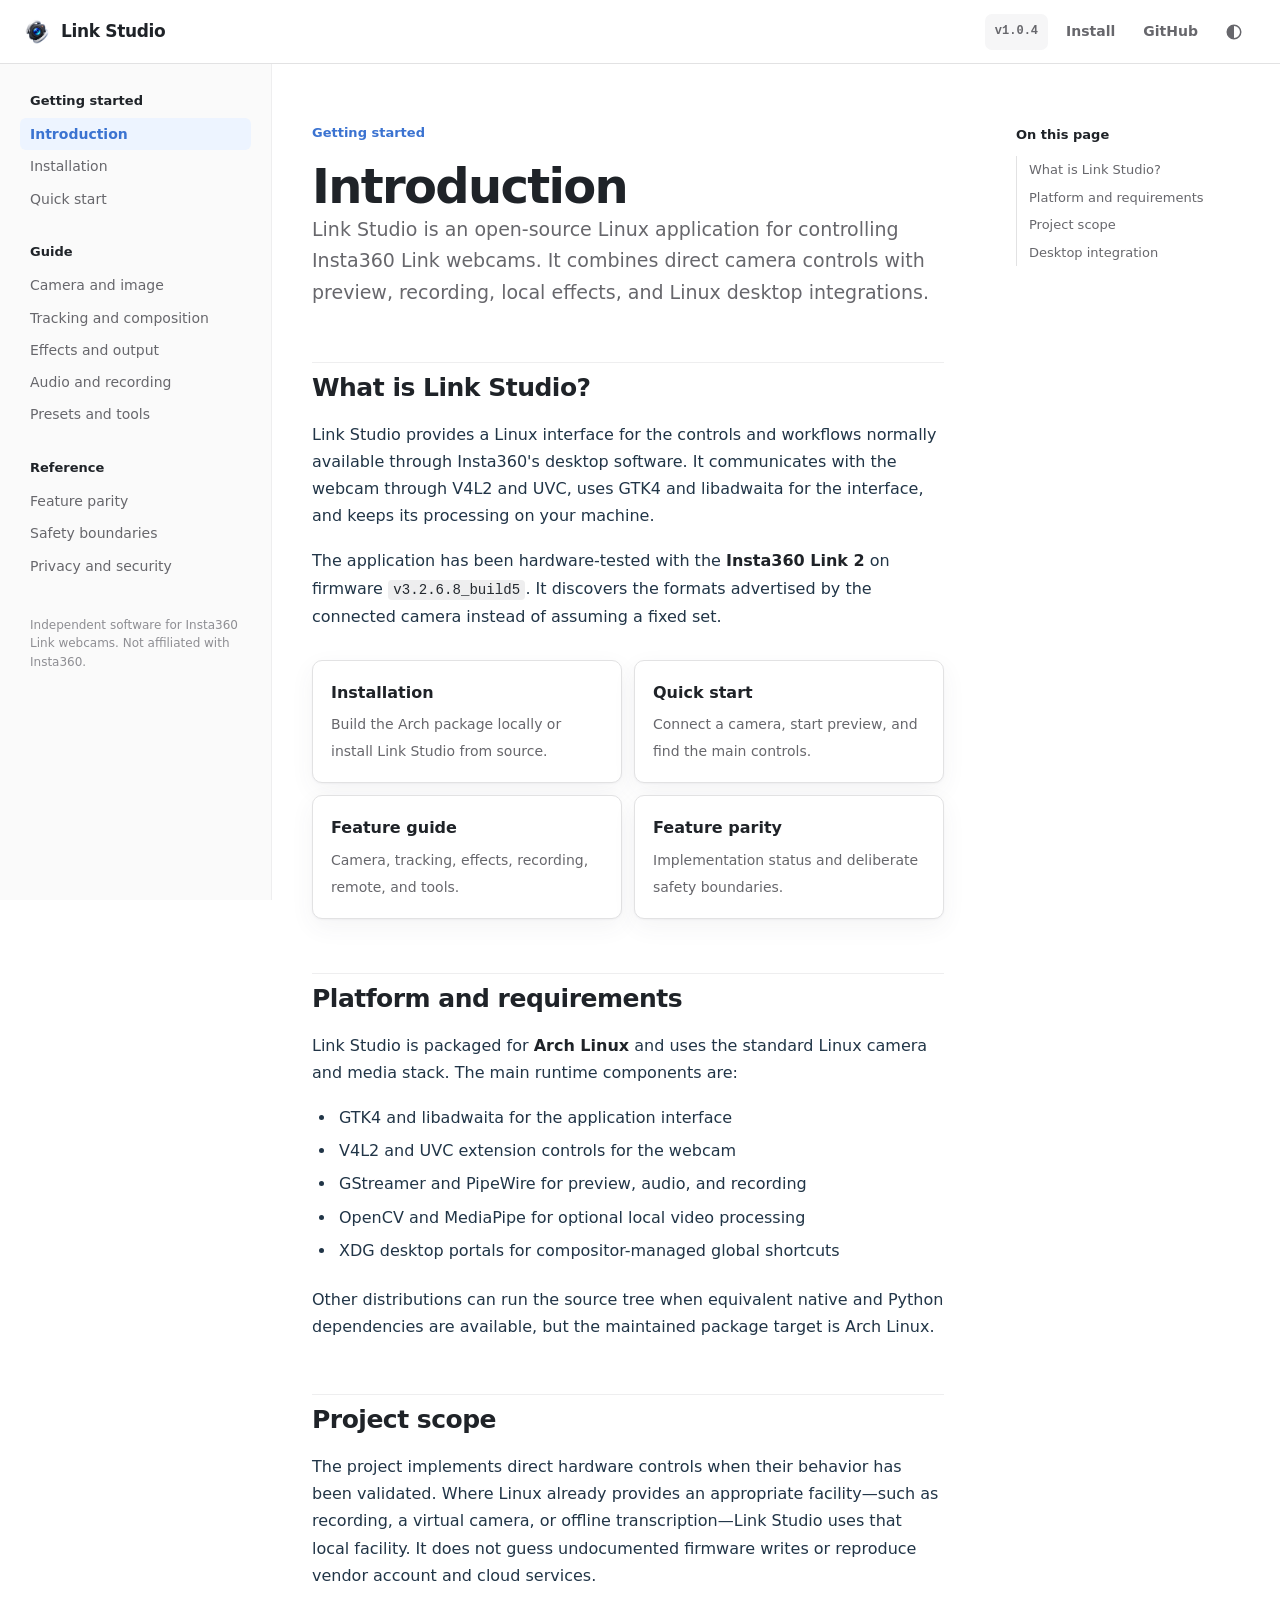
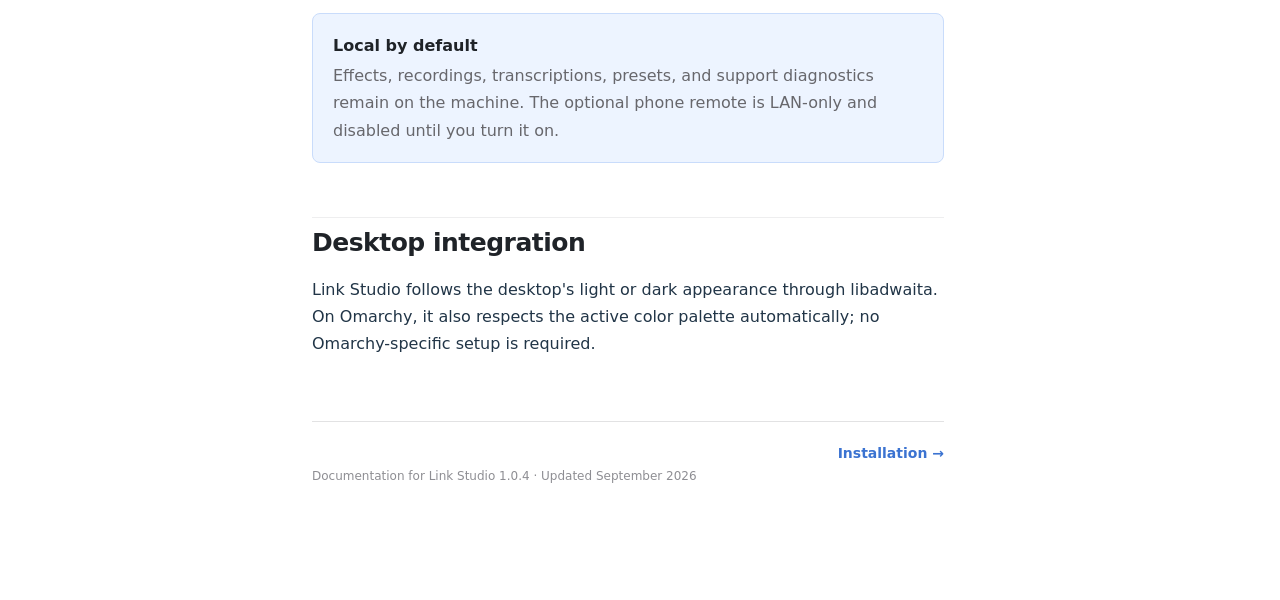
<file: site/index.html>
<!doctype html>
<html lang="en">
  <head>
    <meta charset="utf-8">
    <meta name="viewport" content="width=device-width, initial-scale=1">
    <meta name="theme-color" content="#ffffff">
    <meta name="description" content="Link Studio documentation for controlling Insta360 Link webcams on Linux.">
    <meta property="og:title" content="Link Studio documentation">
    <meta property="og:description" content="Install and use Link Studio with an Insta360 Link webcam on Linux.">
    <meta property="og:type" content="website">
    <meta property="og:url" content="https://jweaver60.github.io/link-studio/">
    <title>Introduction · Link Studio</title>
    <link rel="icon" href="assets/icon.png" type="image/png">
    <link rel="stylesheet" href="assets/styles.css">
    <script src="assets/site.js" defer></script>
  </head>
  <body>
    <a class="skip-link" href="#main">Skip to content</a>
    <header class="site-header">
      <a class="header-brand" href="./" aria-label="Link Studio documentation home">
        <span class="brand-mark" aria-hidden="true"></span>
        <span>Link Studio</span>
      </a>
      <div class="header-content">
        <span class="version-pill">v1.0.4</span>
        <a class="header-link" href="docs/installation.html">Install</a>
        <a class="header-link" href="https://github.com/jweaver60/link-studio">GitHub</a>
        <button class="icon-button" type="button" data-theme-toggle aria-label="Change color theme">
          <svg viewBox="0 0 24 24" aria-hidden="true"><path d="M12 2a10 10 0 1 0 10 10A10.01 10.01 0 0 0 12 2Zm0 18V4a8 8 0 0 1 0 16Z"/></svg>
        </button>
        <button class="icon-button menu-button" type="button" data-sidebar-toggle aria-label="Open documentation navigation" aria-expanded="false">
          <svg viewBox="0 0 24 24" aria-hidden="true"><path d="M4 6h16v2H4zm0 5h16v2H4zm0 5h16v2H4z"/></svg>
        </button>
      </div>
    </header>

    <div class="docs-shell">
      <aside class="docs-sidebar" aria-label="Documentation navigation">
        <nav>
          <section class="sidebar-section">
            <h2>Getting started</h2>
            <a aria-current="page" href="./">Introduction</a>
            <a href="docs/installation.html">Installation</a>
            <a href="docs/">Quick start</a>
          </section>
          <section class="sidebar-section">
            <h2>Guide</h2>
            <a href="docs/features.html#camera">Camera and image</a>
            <a href="docs/features.html#tracking">Tracking and composition</a>
            <a href="docs/features.html#effects">Effects and output</a>
            <a href="docs/features.html#audio">Audio and recording</a>
            <a href="docs/features.html#workflows">Presets and tools</a>
          </section>
          <section class="sidebar-section">
            <h2>Reference</h2>
            <a href="docs/parity.html">Feature parity</a>
            <a href="docs/parity.html#boundaries">Safety boundaries</a>
            <a href="docs/parity.html#privacy">Privacy and security</a>
          </section>
        </nav>
        <p class="sidebar-meta">Independent software for Insta360 Link webcams. Not affiliated with Insta360.</p>
      </aside>
      <button class="sidebar-backdrop" type="button" aria-label="Close documentation navigation"></button>

      <main class="docs-stage" id="main">
        <div class="docs-grid">
          <article class="docs-content">
            <p class="page-label">Getting started</p>
            <h1>Introduction</h1>
            <p class="page-description">Link Studio is an open-source Linux application for controlling Insta360 Link webcams. It combines direct camera controls with preview, recording, local effects, and Linux desktop integrations.</p>

            <h2 id="what-is-link-studio">What is Link Studio?</h2>
            <p>Link Studio provides a Linux interface for the controls and workflows normally available through Insta360's desktop software. It communicates with the webcam through V4L2 and UVC, uses GTK4 and libadwaita for the interface, and keeps its processing on your machine.</p>
            <p>The application has been hardware-tested with the <strong>Insta360 Link 2</strong> on firmware <code>v3.2.6.8_build5</code>. It discovers the formats advertised by the connected camera instead of assuming a fixed set.</p>

            <div class="quick-links">
              <a class="quick-link" href="docs/installation.html">
                <strong>Installation</strong>
                <span>Build the Arch package locally or install Link Studio from source.</span>
              </a>
              <a class="quick-link" href="docs/">
                <strong>Quick start</strong>
                <span>Connect a camera, start preview, and find the main controls.</span>
              </a>
              <a class="quick-link" href="docs/features.html">
                <strong>Feature guide</strong>
                <span>Camera, tracking, effects, recording, remote, and tools.</span>
              </a>
              <a class="quick-link" href="docs/parity.html">
                <strong>Feature parity</strong>
                <span>Implementation status and deliberate safety boundaries.</span>
              </a>
            </div>

            <h2 id="platform">Platform and requirements</h2>
            <p>Link Studio is packaged for <strong>Arch Linux</strong> and uses the standard Linux camera and media stack. The main runtime components are:</p>
            <ul>
              <li>GTK4 and libadwaita for the application interface</li>
              <li>V4L2 and UVC extension controls for the webcam</li>
              <li>GStreamer and PipeWire for preview, audio, and recording</li>
              <li>OpenCV and MediaPipe for optional local video processing</li>
              <li>XDG desktop portals for compositor-managed global shortcuts</li>
            </ul>
            <p>Other distributions can run the source tree when equivalent native and Python dependencies are available, but the maintained package target is Arch Linux.</p>

            <h2 id="scope">Project scope</h2>
            <p>The project implements direct hardware controls when their behavior has been validated. Where Linux already provides an appropriate facility—such as recording, a virtual camera, or offline transcription—Link Studio uses that local facility. It does not guess undocumented firmware writes or reproduce vendor account and cloud services.</p>
            <div class="callout">
              <strong>Local by default</strong>
              <p>Effects, recordings, transcriptions, presets, and support diagnostics remain on the machine. The optional phone remote is LAN-only and disabled until you turn it on.</p>
            </div>

            <h2 id="desktop-integration">Desktop integration</h2>
            <p>Link Studio follows the desktop's light or dark appearance through libadwaita. On Omarchy, it also respects the active color palette automatically; no Omarchy-specific setup is required.</p>

            <nav class="page-nav" aria-label="Previous and next pages">
              <span></span>
              <a href="docs/installation.html">Installation →</a>
            </nav>
            <p class="page-footer">Documentation for Link Studio 1.0.4 · Updated September 2026</p>
          </article>

          <aside class="page-toc" aria-label="On this page">
            <h2>On this page</h2>
            <a href="#what-is-link-studio">What is Link Studio?</a>
            <a href="#platform">Platform and requirements</a>
            <a href="#scope">Project scope</a>
            <a href="#desktop-integration">Desktop integration</a>
          </aside>
        </div>
      </main>
    </div>
  </body>
</html>
</file>
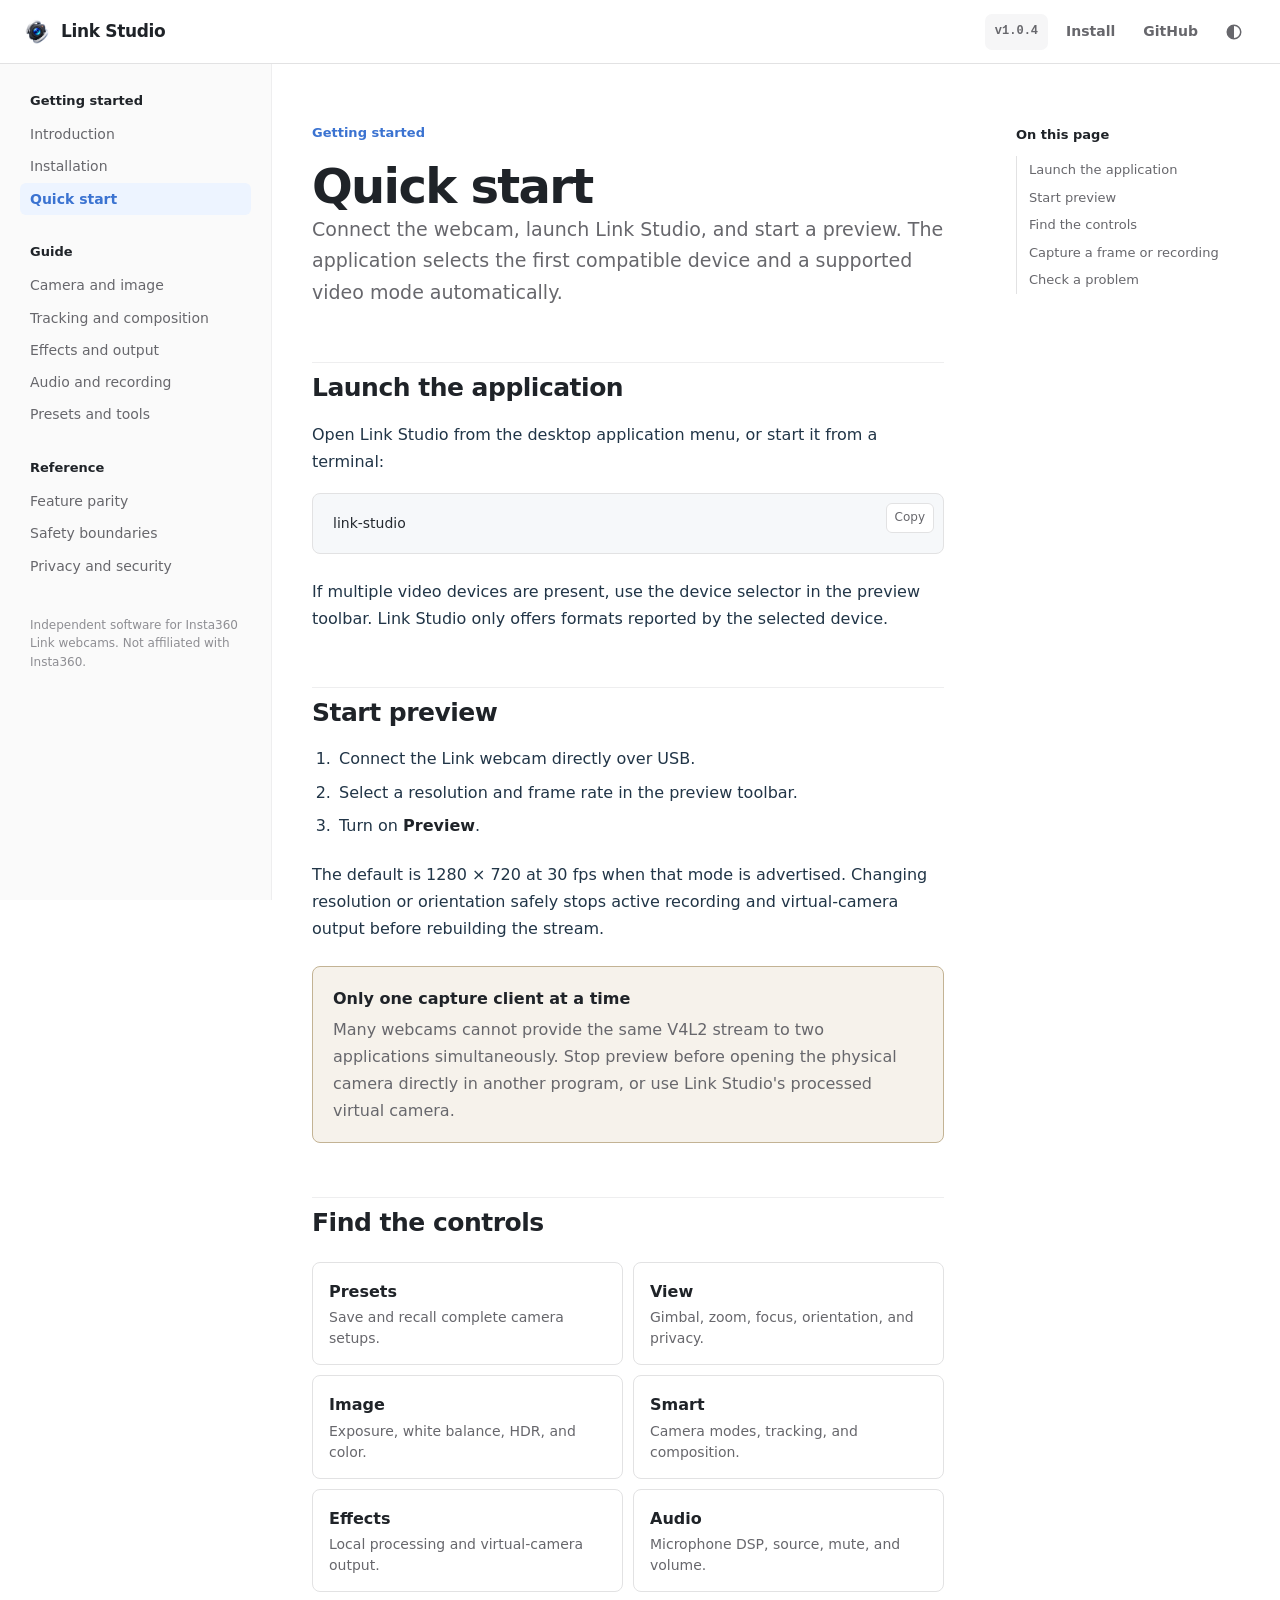
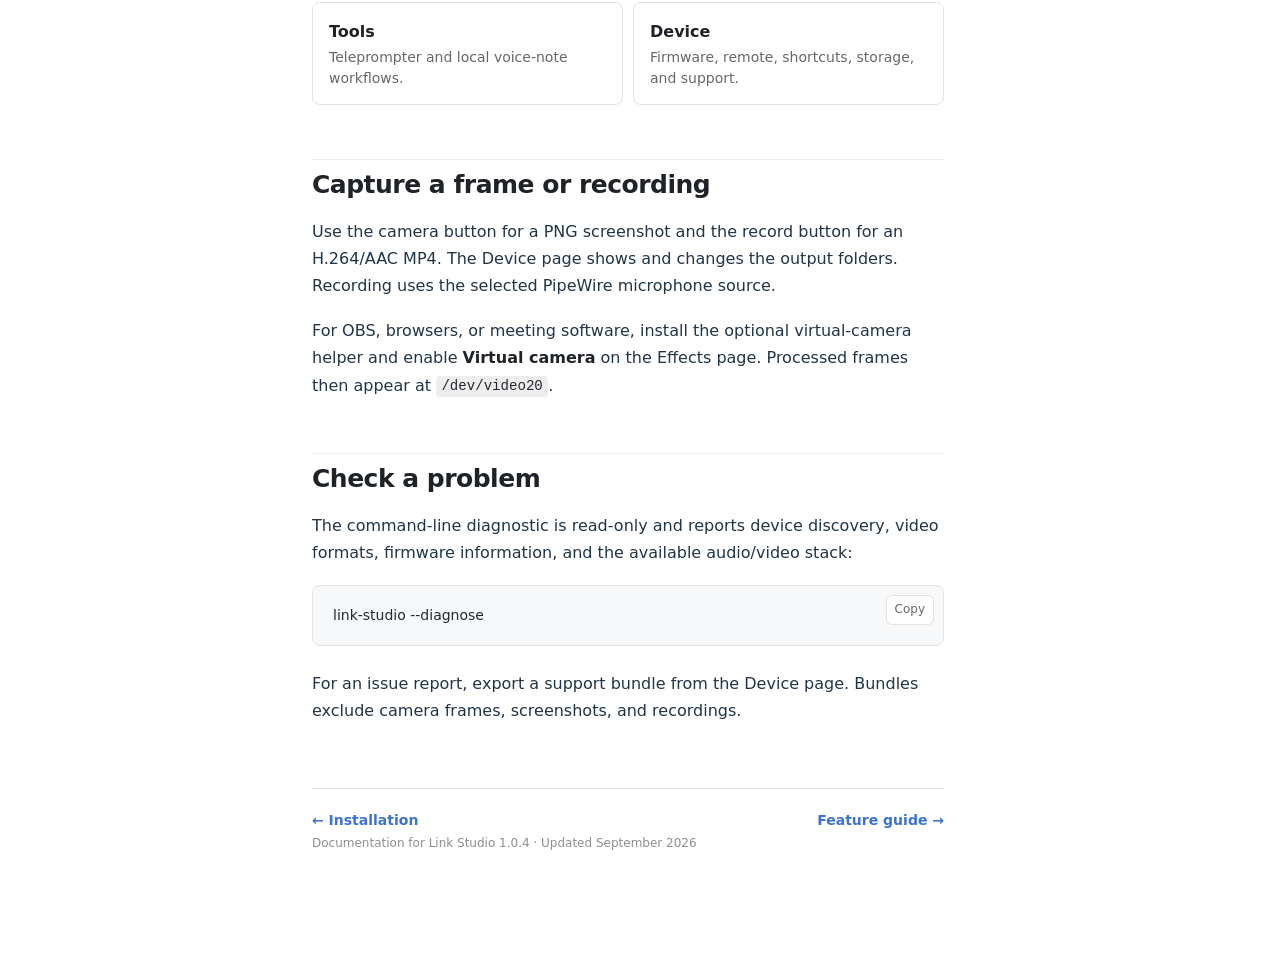
<file: site/docs/index.html>
<!doctype html>
<html lang="en">
  <head>
    <meta charset="utf-8">
    <meta name="viewport" content="width=device-width, initial-scale=1">
    <meta name="theme-color" content="#ffffff">
    <meta name="description" content="Quick start guide for Link Studio on Linux.">
    <meta property="og:title" content="Quick start · Link Studio">
    <meta property="og:description" content="Connect a webcam, start preview, and find the main Link Studio controls.">
    <meta property="og:type" content="article">
    <meta property="og:url" content="https://jweaver60.github.io/link-studio/docs/">
    <title>Quick start · Link Studio</title>
    <link rel="icon" href="../assets/icon.png" type="image/png">
    <link rel="stylesheet" href="../assets/styles.css">
    <script src="../assets/site.js" defer></script>
  </head>
  <body>
    <a class="skip-link" href="#main">Skip to content</a>
    <header class="site-header">
      <a class="header-brand" href="../" aria-label="Link Studio documentation home"><span class="brand-mark" aria-hidden="true"></span><span>Link Studio</span></a>
      <div class="header-content">
        <span class="version-pill">v1.0.4</span>
        <a class="header-link" href="installation.html">Install</a>
        <a class="header-link" href="https://github.com/jweaver60/link-studio">GitHub</a>
        <button class="icon-button" type="button" data-theme-toggle aria-label="Change color theme"><svg viewBox="0 0 24 24" aria-hidden="true"><path d="M12 2a10 10 0 1 0 10 10A10.01 10.01 0 0 0 12 2Zm0 18V4a8 8 0 0 1 0 16Z"/></svg></button>
        <button class="icon-button menu-button" type="button" data-sidebar-toggle aria-label="Open documentation navigation" aria-expanded="false"><svg viewBox="0 0 24 24" aria-hidden="true"><path d="M4 6h16v2H4zm0 5h16v2H4zm0 5h16v2H4z"/></svg></button>
      </div>
    </header>

    <div class="docs-shell">
      <aside class="docs-sidebar" aria-label="Documentation navigation">
        <nav>
          <section class="sidebar-section"><h2>Getting started</h2><a href="../">Introduction</a><a href="installation.html">Installation</a><a aria-current="page" href="./">Quick start</a></section>
          <section class="sidebar-section"><h2>Guide</h2><a href="features.html#camera">Camera and image</a><a href="features.html#tracking">Tracking and composition</a><a href="features.html#effects">Effects and output</a><a href="features.html#audio">Audio and recording</a><a href="features.html#workflows">Presets and tools</a></section>
          <section class="sidebar-section"><h2>Reference</h2><a href="parity.html">Feature parity</a><a href="parity.html#boundaries">Safety boundaries</a><a href="parity.html#privacy">Privacy and security</a></section>
        </nav>
        <p class="sidebar-meta">Independent software for Insta360 Link webcams. Not affiliated with Insta360.</p>
      </aside>
      <button class="sidebar-backdrop" type="button" aria-label="Close documentation navigation"></button>

      <main class="docs-stage" id="main">
        <div class="docs-grid">
          <article class="docs-content">
            <p class="page-label">Getting started</p>
            <h1>Quick start</h1>
            <p class="page-description">Connect the webcam, launch Link Studio, and start a preview. The application selects the first compatible device and a supported video mode automatically.</p>

            <h2 id="launch">Launch the application</h2>
            <p>Open Link Studio from the desktop application menu, or start it from a terminal:</p>
            <div class="code-block">link-studio</div>
            <p>If multiple video devices are present, use the device selector in the preview toolbar. Link Studio only offers formats reported by the selected device.</p>

            <h2 id="preview">Start preview</h2>
            <ol>
              <li>Connect the Link webcam directly over USB.</li>
              <li>Select a resolution and frame rate in the preview toolbar.</li>
              <li>Turn on <strong>Preview</strong>.</li>
            </ol>
            <p>The default is 1280 × 720 at 30 fps when that mode is advertised. Changing resolution or orientation safely stops active recording and virtual-camera output before rebuilding the stream.</p>
            <div class="callout warning">
              <strong>Only one capture client at a time</strong>
              <p>Many webcams cannot provide the same V4L2 stream to two applications simultaneously. Stop preview before opening the physical camera directly in another program, or use Link Studio's processed virtual camera.</p>
            </div>

            <h2 id="controls">Find the controls</h2>
            <div class="reference-grid">
              <div><strong>Presets</strong><span>Save and recall complete camera setups.</span></div>
              <div><strong>View</strong><span>Gimbal, zoom, focus, orientation, and privacy.</span></div>
              <div><strong>Image</strong><span>Exposure, white balance, HDR, and color.</span></div>
              <div><strong>Smart</strong><span>Camera modes, tracking, and composition.</span></div>
              <div><strong>Effects</strong><span>Local processing and virtual-camera output.</span></div>
              <div><strong>Audio</strong><span>Microphone DSP, source, mute, and volume.</span></div>
              <div><strong>Tools</strong><span>Teleprompter and local voice-note workflows.</span></div>
              <div><strong>Device</strong><span>Firmware, remote, shortcuts, storage, and support.</span></div>
            </div>

            <h2 id="capture">Capture a frame or recording</h2>
            <p>Use the camera button for a PNG screenshot and the record button for an H.264/AAC MP4. The Device page shows and changes the output folders. Recording uses the selected PipeWire microphone source.</p>
            <p>For OBS, browsers, or meeting software, install the optional virtual-camera helper and enable <strong>Virtual camera</strong> on the Effects page. Processed frames then appear at <code>/dev/video20</code>.</p>

            <h2 id="diagnose">Check a problem</h2>
            <p>The command-line diagnostic is read-only and reports device discovery, video formats, firmware information, and the available audio/video stack:</p>
            <div class="code-block">link-studio --diagnose</div>
            <p>For an issue report, export a support bundle from the Device page. Bundles exclude camera frames, screenshots, and recordings.</p>

            <nav class="page-nav" aria-label="Previous and next pages"><a href="installation.html">← Installation</a><a href="features.html">Feature guide →</a></nav>
            <p class="page-footer">Documentation for Link Studio 1.0.4 · Updated September 2026</p>
          </article>
          <aside class="page-toc" aria-label="On this page"><h2>On this page</h2><a href="#launch">Launch the application</a><a href="#preview">Start preview</a><a href="#controls">Find the controls</a><a href="#capture">Capture a frame or recording</a><a href="#diagnose">Check a problem</a></aside>
        </div>
      </main>
    </div>
  </body>
</html>
</file>
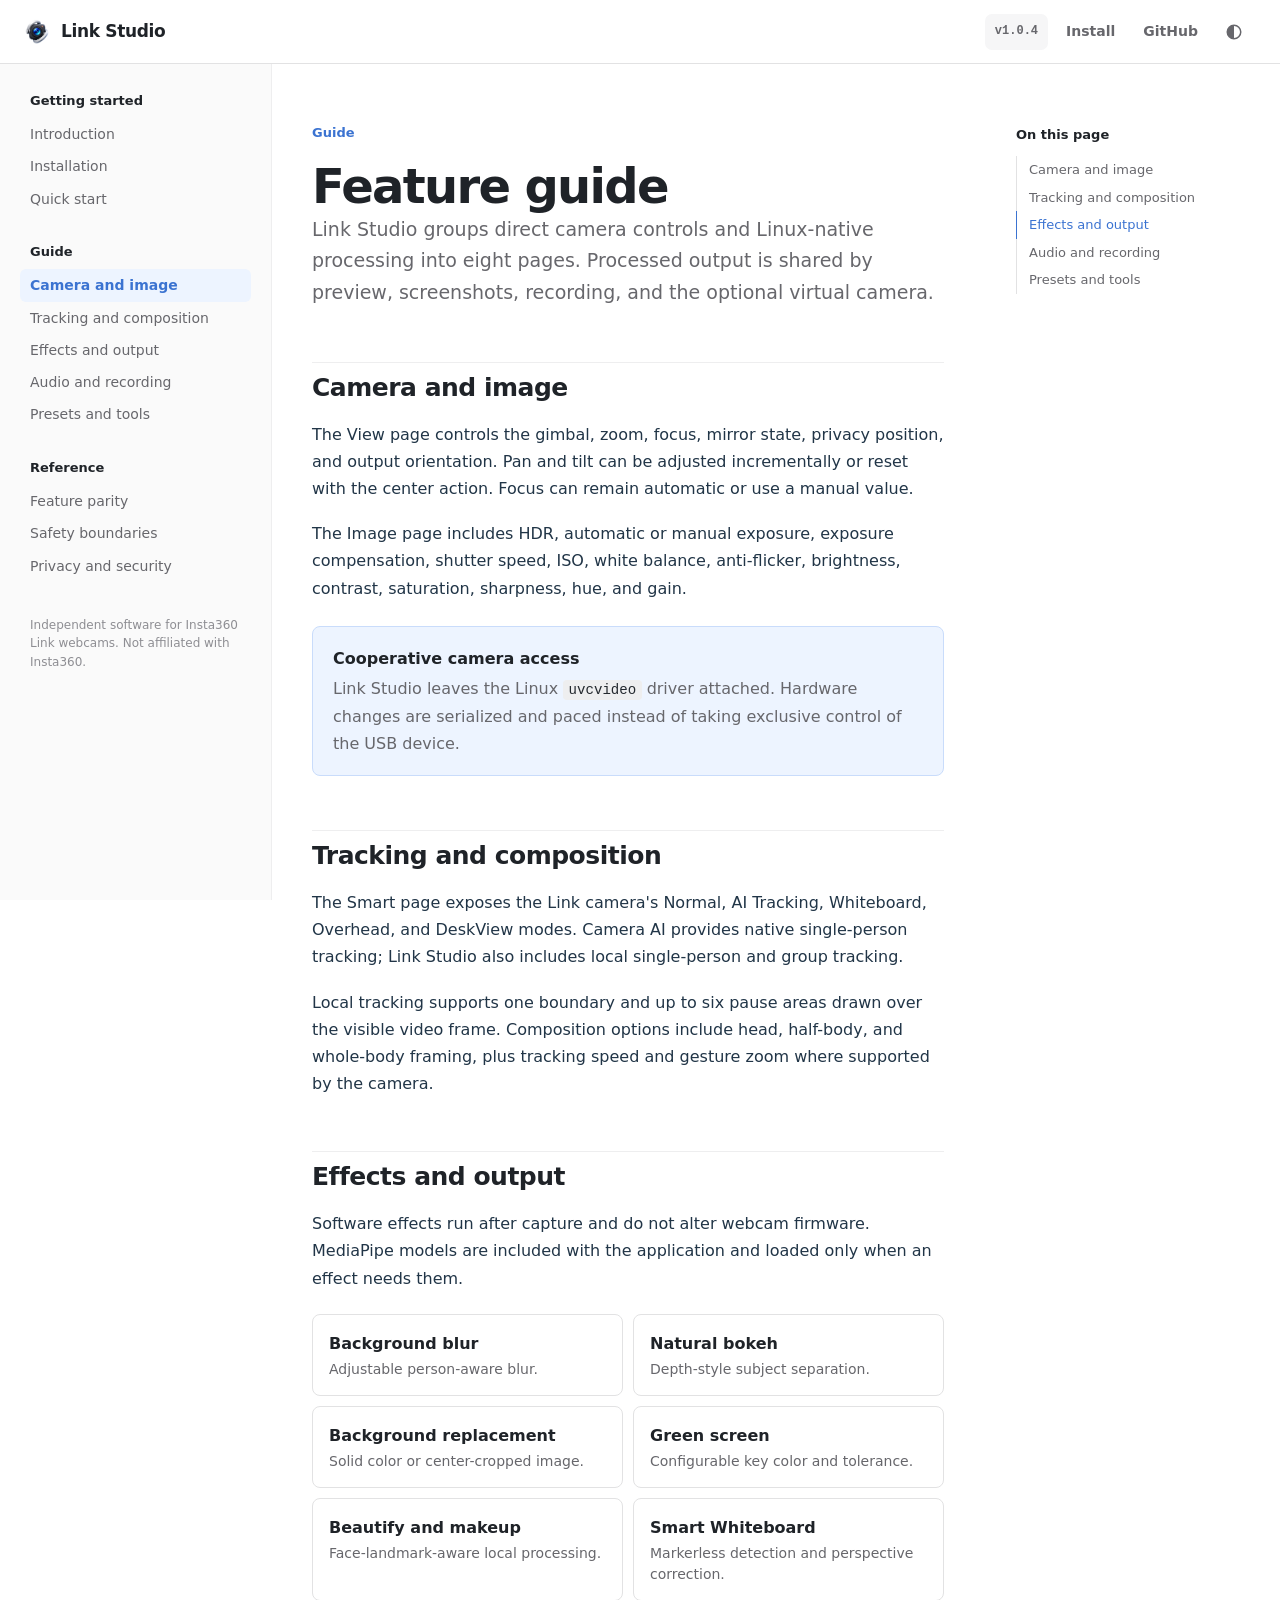
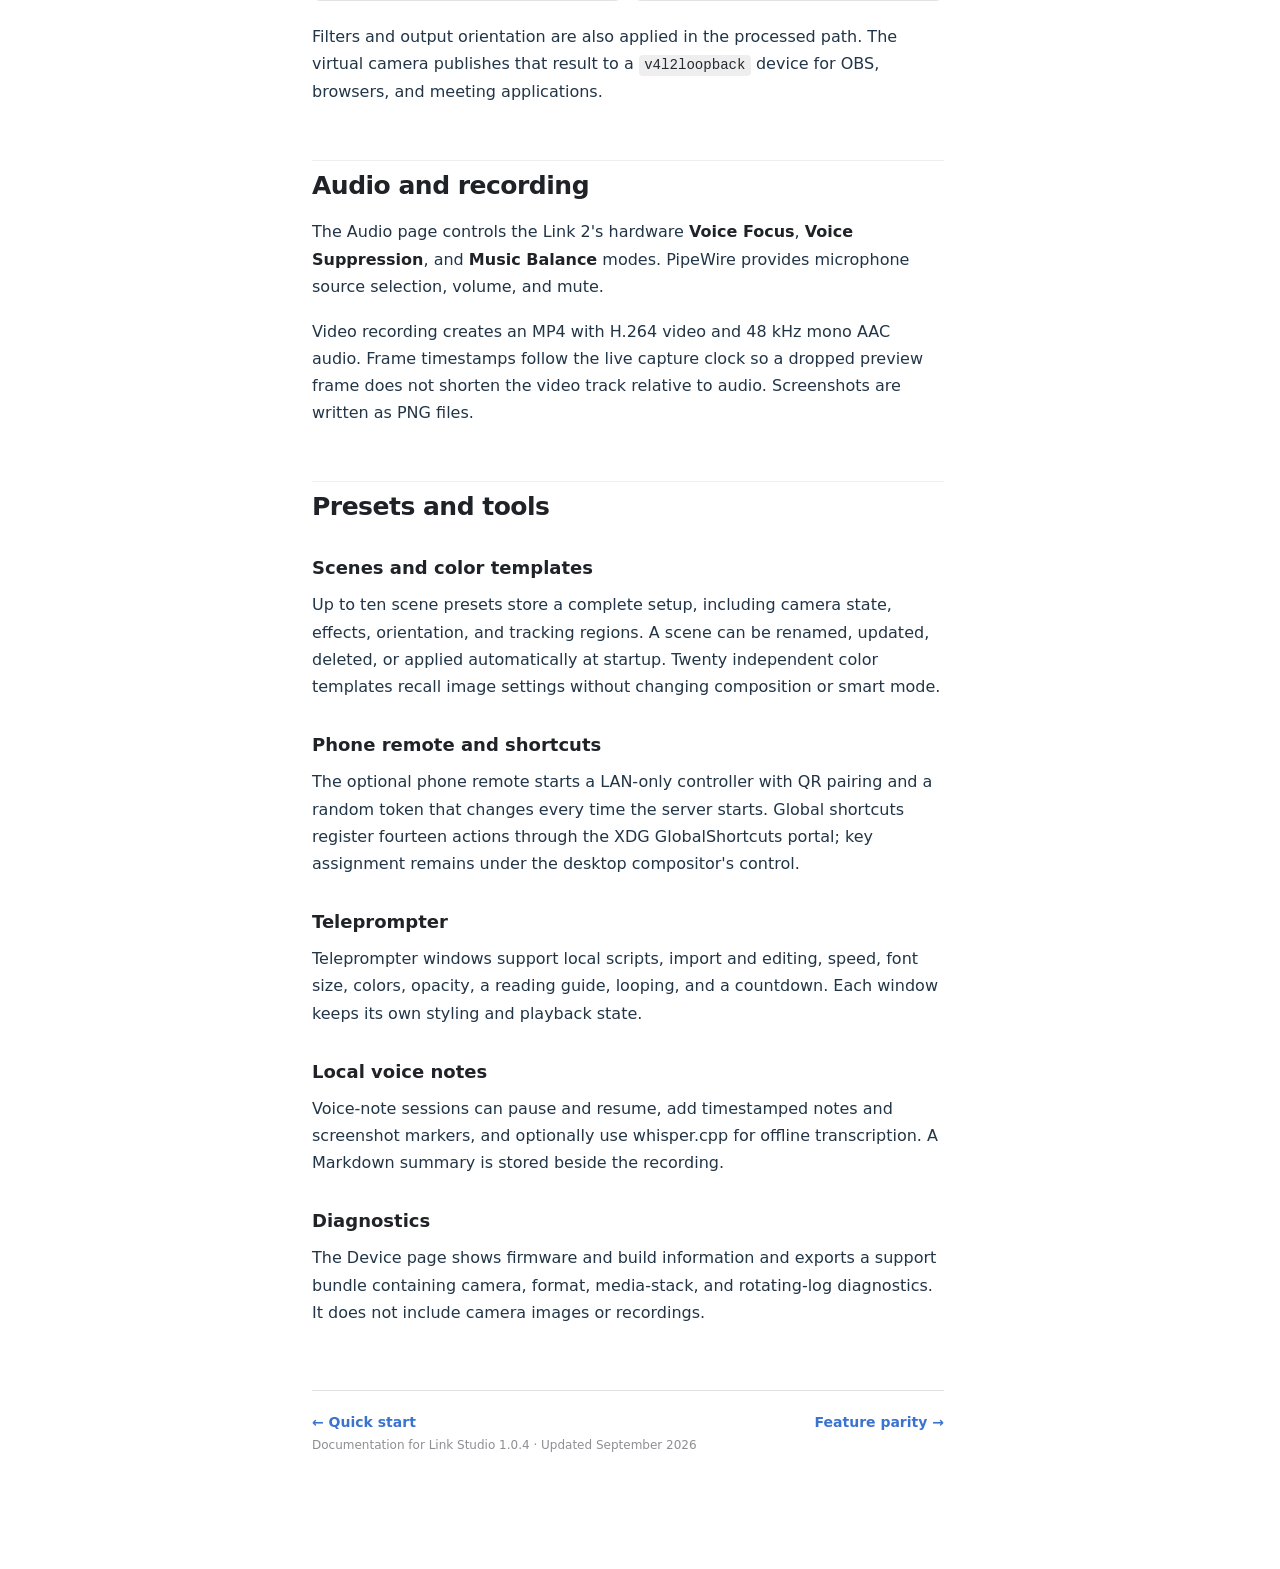
<file: site/docs/features.html>
<!doctype html>
<html lang="en">
  <head>
    <meta charset="utf-8">
    <meta name="viewport" content="width=device-width, initial-scale=1">
    <meta name="theme-color" content="#ffffff">
    <meta name="description" content="Guide to Link Studio camera controls, tracking, effects, audio, recording, and tools.">
    <meta property="og:title" content="Feature guide · Link Studio">
    <meta property="og:description" content="Camera controls, tracking, effects, audio, recording, and tools on Linux.">
    <meta property="og:type" content="article">
    <meta property="og:url" content="https://jweaver60.github.io/link-studio/docs/features.html">
    <title>Feature guide · Link Studio</title>
    <link rel="icon" href="../assets/icon.png" type="image/png">
    <link rel="stylesheet" href="../assets/styles.css">
    <script src="../assets/site.js" defer></script>
  </head>
  <body>
    <a class="skip-link" href="#main">Skip to content</a>
    <header class="site-header">
      <a class="header-brand" href="../" aria-label="Link Studio documentation home"><span class="brand-mark" aria-hidden="true"></span><span>Link Studio</span></a>
      <div class="header-content">
        <span class="version-pill">v1.0.4</span>
        <a class="header-link" href="installation.html">Install</a>
        <a class="header-link" href="https://github.com/jweaver60/link-studio">GitHub</a>
        <button class="icon-button" type="button" data-theme-toggle aria-label="Change color theme"><svg viewBox="0 0 24 24" aria-hidden="true"><path d="M12 2a10 10 0 1 0 10 10A10.01 10.01 0 0 0 12 2Zm0 18V4a8 8 0 0 1 0 16Z"/></svg></button>
        <button class="icon-button menu-button" type="button" data-sidebar-toggle aria-label="Open documentation navigation" aria-expanded="false"><svg viewBox="0 0 24 24" aria-hidden="true"><path d="M4 6h16v2H4zm0 5h16v2H4zm0 5h16v2H4z"/></svg></button>
      </div>
    </header>

    <div class="docs-shell">
      <aside class="docs-sidebar" aria-label="Documentation navigation">
        <nav>
          <section class="sidebar-section"><h2>Getting started</h2><a href="../">Introduction</a><a href="installation.html">Installation</a><a href="./">Quick start</a></section>
          <section class="sidebar-section"><h2>Guide</h2><a aria-current="page" href="#camera">Camera and image</a><a href="#tracking">Tracking and composition</a><a href="#effects">Effects and output</a><a href="#audio">Audio and recording</a><a href="#workflows">Presets and tools</a></section>
          <section class="sidebar-section"><h2>Reference</h2><a href="parity.html">Feature parity</a><a href="parity.html#boundaries">Safety boundaries</a><a href="parity.html#privacy">Privacy and security</a></section>
        </nav>
        <p class="sidebar-meta">Independent software for Insta360 Link webcams. Not affiliated with Insta360.</p>
      </aside>
      <button class="sidebar-backdrop" type="button" aria-label="Close documentation navigation"></button>

      <main class="docs-stage" id="main">
        <div class="docs-grid">
          <article class="docs-content">
            <p class="page-label">Guide</p>
            <h1>Feature guide</h1>
            <p class="page-description">Link Studio groups direct camera controls and Linux-native processing into eight pages. Processed output is shared by preview, screenshots, recording, and the optional virtual camera.</p>

            <h2 id="camera">Camera and image</h2>
            <p>The View page controls the gimbal, zoom, focus, mirror state, privacy position, and output orientation. Pan and tilt can be adjusted incrementally or reset with the center action. Focus can remain automatic or use a manual value.</p>
            <p>The Image page includes HDR, automatic or manual exposure, exposure compensation, shutter speed, ISO, white balance, anti-flicker, brightness, contrast, saturation, sharpness, hue, and gain.</p>
            <div class="callout">
              <strong>Cooperative camera access</strong>
              <p>Link Studio leaves the Linux <code>uvcvideo</code> driver attached. Hardware changes are serialized and paced instead of taking exclusive control of the USB device.</p>
            </div>

            <h2 id="tracking">Tracking and composition</h2>
            <p>The Smart page exposes the Link camera's Normal, AI Tracking, Whiteboard, Overhead, and DeskView modes. Camera AI provides native single-person tracking; Link Studio also includes local single-person and group tracking.</p>
            <p>Local tracking supports one boundary and up to six pause areas drawn over the visible video frame. Composition options include head, half-body, and whole-body framing, plus tracking speed and gesture zoom where supported by the camera.</p>

            <h2 id="effects">Effects and output</h2>
            <p>Software effects run after capture and do not alter webcam firmware. MediaPipe models are included with the application and loaded only when an effect needs them.</p>
            <div class="reference-grid">
              <div><strong>Background blur</strong><span>Adjustable person-aware blur.</span></div>
              <div><strong>Natural bokeh</strong><span>Depth-style subject separation.</span></div>
              <div><strong>Background replacement</strong><span>Solid color or center-cropped image.</span></div>
              <div><strong>Green screen</strong><span>Configurable key color and tolerance.</span></div>
              <div><strong>Beautify and makeup</strong><span>Face-landmark-aware local processing.</span></div>
              <div><strong>Smart Whiteboard</strong><span>Markerless detection and perspective correction.</span></div>
            </div>
            <p>Filters and output orientation are also applied in the processed path. The virtual camera publishes that result to a <code>v4l2loopback</code> device for OBS, browsers, and meeting applications.</p>

            <h2 id="audio">Audio and recording</h2>
            <p>The Audio page controls the Link 2's hardware <strong>Voice Focus</strong>, <strong>Voice Suppression</strong>, and <strong>Music Balance</strong> modes. PipeWire provides microphone source selection, volume, and mute.</p>
            <p>Video recording creates an MP4 with H.264 video and 48 kHz mono AAC audio. Frame timestamps follow the live capture clock so a dropped preview frame does not shorten the video track relative to audio. Screenshots are written as PNG files.</p>

            <h2 id="workflows">Presets and tools</h2>
            <h3>Scenes and color templates</h3>
            <p>Up to ten scene presets store a complete setup, including camera state, effects, orientation, and tracking regions. A scene can be renamed, updated, deleted, or applied automatically at startup. Twenty independent color templates recall image settings without changing composition or smart mode.</p>

            <h3>Phone remote and shortcuts</h3>
            <p>The optional phone remote starts a LAN-only controller with QR pairing and a random token that changes every time the server starts. Global shortcuts register fourteen actions through the XDG GlobalShortcuts portal; key assignment remains under the desktop compositor's control.</p>

            <h3>Teleprompter</h3>
            <p>Teleprompter windows support local scripts, import and editing, speed, font size, colors, opacity, a reading guide, looping, and a countdown. Each window keeps its own styling and playback state.</p>

            <h3>Local voice notes</h3>
            <p>Voice-note sessions can pause and resume, add timestamped notes and screenshot markers, and optionally use whisper.cpp for offline transcription. A Markdown summary is stored beside the recording.</p>

            <h3>Diagnostics</h3>
            <p>The Device page shows firmware and build information and exports a support bundle containing camera, format, media-stack, and rotating-log diagnostics. It does not include camera images or recordings.</p>

            <nav class="page-nav" aria-label="Previous and next pages"><a href="./">← Quick start</a><a href="parity.html">Feature parity →</a></nav>
            <p class="page-footer">Documentation for Link Studio 1.0.4 · Updated September 2026</p>
          </article>
          <aside class="page-toc" aria-label="On this page"><h2>On this page</h2><a href="#camera">Camera and image</a><a href="#tracking">Tracking and composition</a><a href="#effects">Effects and output</a><a href="#audio">Audio and recording</a><a href="#workflows">Presets and tools</a></aside>
        </div>
      </main>
    </div>
  </body>
</html>
</file>
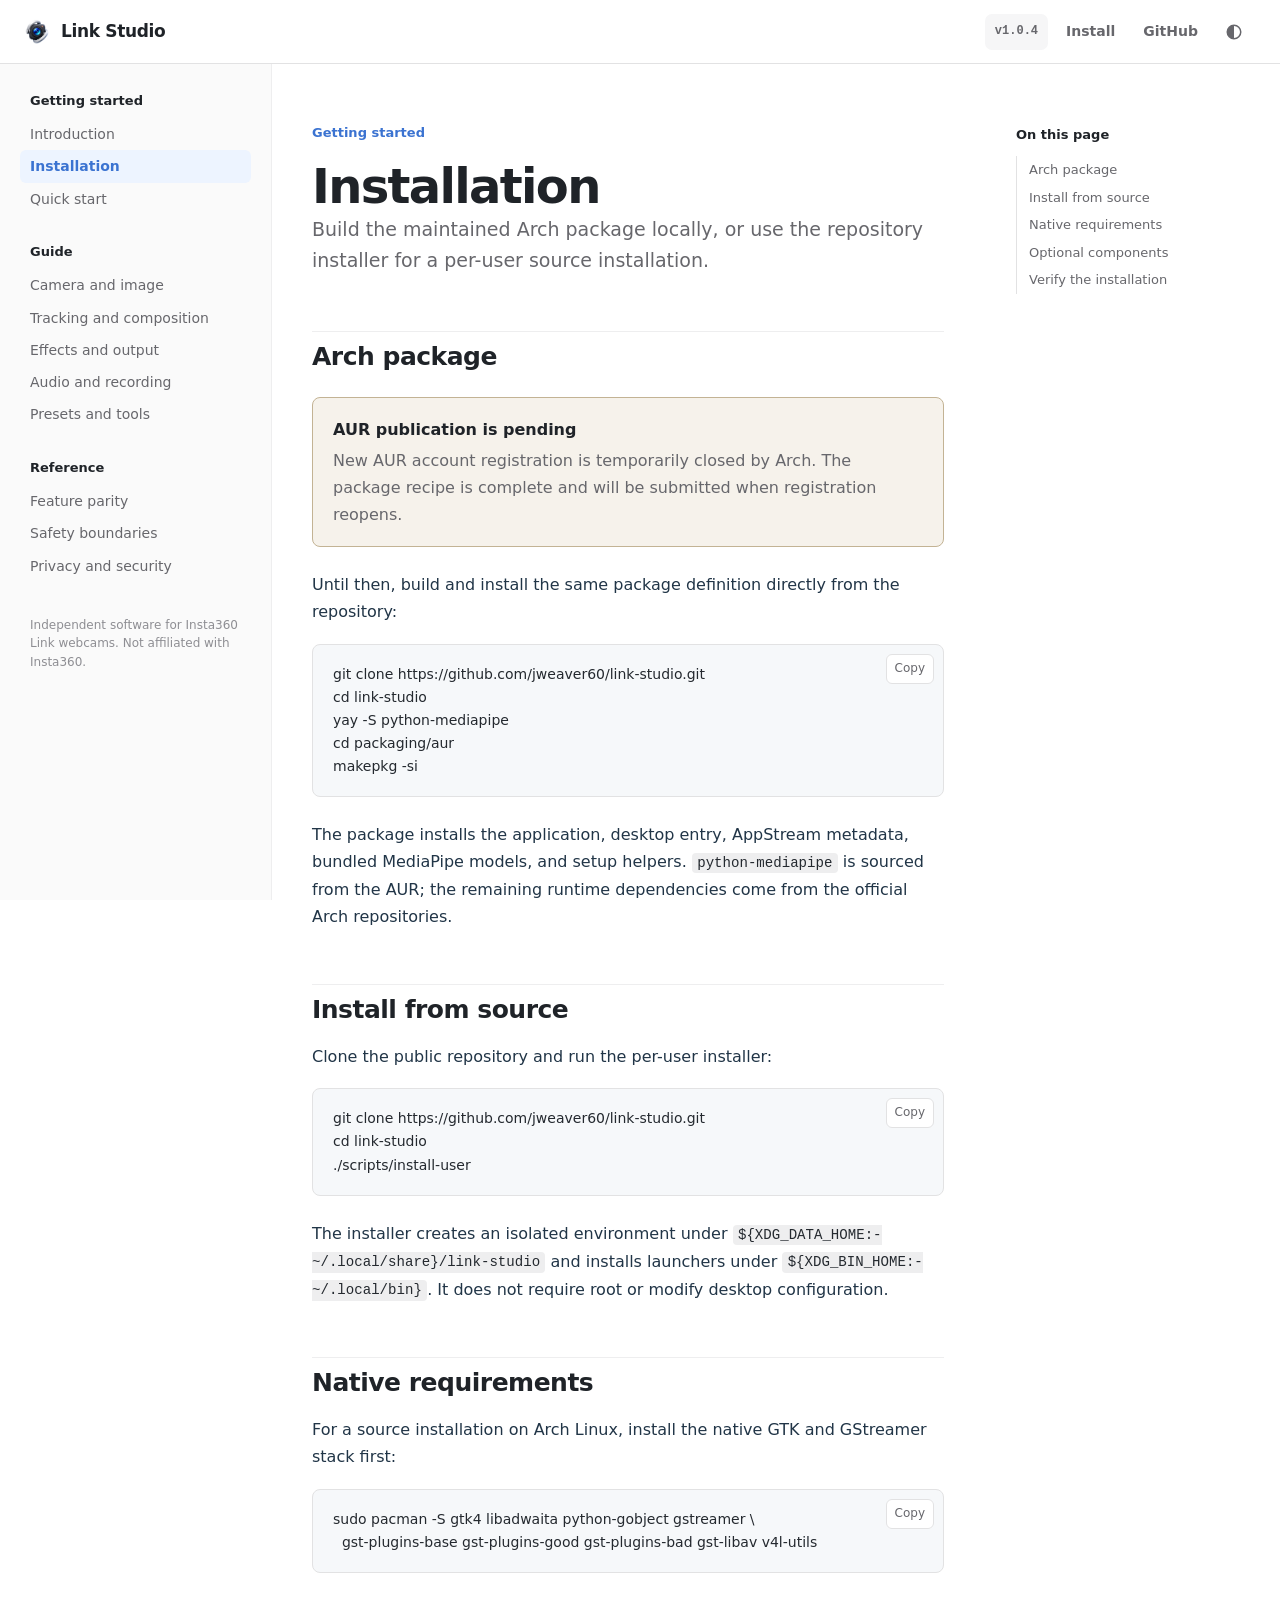
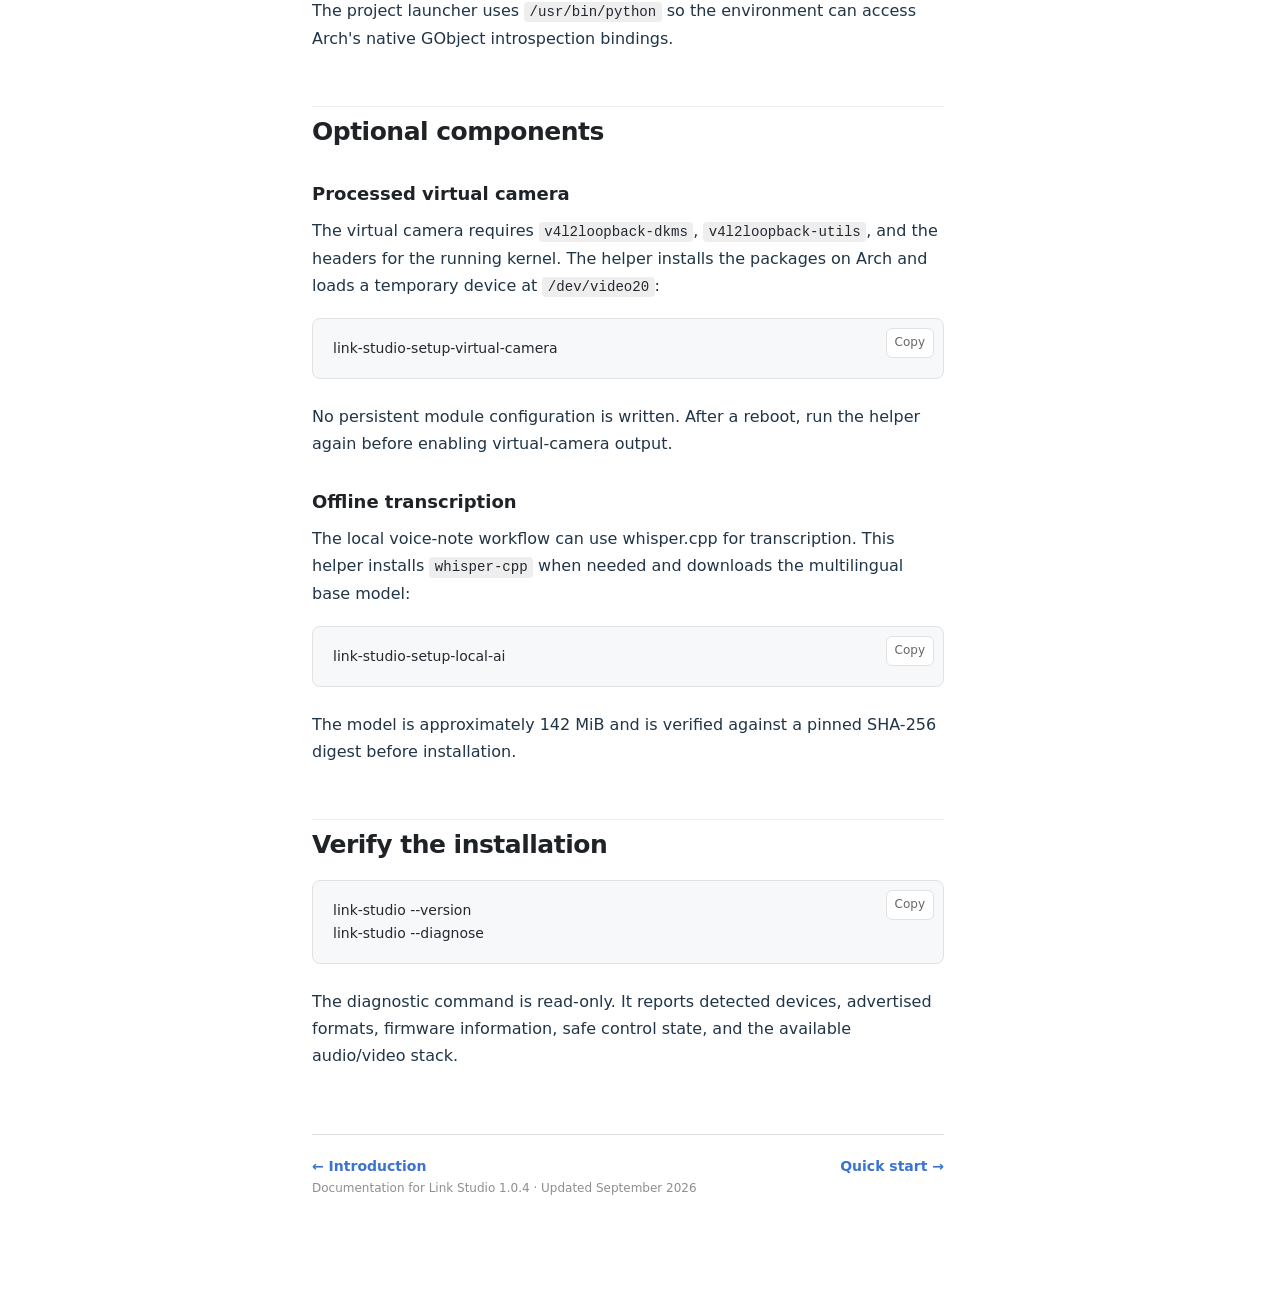
<file: site/docs/installation.html>
<!doctype html>
<html lang="en">
  <head>
    <meta charset="utf-8">
    <meta name="viewport" content="width=device-width, initial-scale=1">
    <meta name="theme-color" content="#ffffff">
    <meta name="description" content="Install Link Studio on Arch Linux from the AUR or source.">
    <meta property="og:title" content="Installation · Link Studio">
    <meta property="og:description" content="Install Link Studio on Arch Linux from the AUR or source.">
    <meta property="og:type" content="article">
    <meta property="og:url" content="https://jweaver60.github.io/link-studio/docs/installation.html">
    <title>Installation · Link Studio</title>
    <link rel="icon" href="../assets/icon.png" type="image/png">
    <link rel="stylesheet" href="../assets/styles.css">
    <script src="../assets/site.js" defer></script>
  </head>
  <body>
    <a class="skip-link" href="#main">Skip to content</a>
    <header class="site-header">
      <a class="header-brand" href="../" aria-label="Link Studio documentation home"><span class="brand-mark" aria-hidden="true"></span><span>Link Studio</span></a>
      <div class="header-content">
        <span class="version-pill">v1.0.4</span>
        <a class="header-link" href="installation.html">Install</a>
        <a class="header-link" href="https://github.com/jweaver60/link-studio">GitHub</a>
        <button class="icon-button" type="button" data-theme-toggle aria-label="Change color theme"><svg viewBox="0 0 24 24" aria-hidden="true"><path d="M12 2a10 10 0 1 0 10 10A10.01 10.01 0 0 0 12 2Zm0 18V4a8 8 0 0 1 0 16Z"/></svg></button>
        <button class="icon-button menu-button" type="button" data-sidebar-toggle aria-label="Open documentation navigation" aria-expanded="false"><svg viewBox="0 0 24 24" aria-hidden="true"><path d="M4 6h16v2H4zm0 5h16v2H4zm0 5h16v2H4z"/></svg></button>
      </div>
    </header>

    <div class="docs-shell">
      <aside class="docs-sidebar" aria-label="Documentation navigation">
        <nav>
          <section class="sidebar-section"><h2>Getting started</h2><a href="../">Introduction</a><a aria-current="page" href="installation.html">Installation</a><a href="./">Quick start</a></section>
          <section class="sidebar-section"><h2>Guide</h2><a href="features.html#camera">Camera and image</a><a href="features.html#tracking">Tracking and composition</a><a href="features.html#effects">Effects and output</a><a href="features.html#audio">Audio and recording</a><a href="features.html#workflows">Presets and tools</a></section>
          <section class="sidebar-section"><h2>Reference</h2><a href="parity.html">Feature parity</a><a href="parity.html#boundaries">Safety boundaries</a><a href="parity.html#privacy">Privacy and security</a></section>
        </nav>
        <p class="sidebar-meta">Independent software for Insta360 Link webcams. Not affiliated with Insta360.</p>
      </aside>
      <button class="sidebar-backdrop" type="button" aria-label="Close documentation navigation"></button>

      <main class="docs-stage" id="main">
        <div class="docs-grid">
          <article class="docs-content">
            <p class="page-label">Getting started</p>
            <h1>Installation</h1>
            <p class="page-description">Build the maintained Arch package locally, or use the repository installer for a per-user source installation.</p>

            <h2 id="arch-package">Arch package</h2>
            <div class="callout warning">
              <strong>AUR publication is pending</strong>
              <p>New AUR account registration is temporarily closed by Arch. The package recipe is complete and will be submitted when registration reopens.</p>
            </div>
            <p>Until then, build and install the same package definition directly from the repository:</p>
            <div class="code-block">git clone https://github.com/jweaver60/link-studio.git
cd link-studio
yay -S python-mediapipe
cd packaging/aur
makepkg -si</div>
            <p>The package installs the application, desktop entry, AppStream metadata, bundled MediaPipe models, and setup helpers. <code>python-mediapipe</code> is sourced from the AUR; the remaining runtime dependencies come from the official Arch repositories.</p>

            <h2 id="source">Install from source</h2>
            <p>Clone the public repository and run the per-user installer:</p>
            <div class="code-block">git clone https://github.com/jweaver60/link-studio.git
cd link-studio
./scripts/install-user</div>
            <p>The installer creates an isolated environment under <code>${XDG_DATA_HOME:-~/.local/share}/link-studio</code> and installs launchers under <code>${XDG_BIN_HOME:-~/.local/bin}</code>. It does not require root or modify desktop configuration.</p>

            <h2 id="requirements">Native requirements</h2>
            <p>For a source installation on Arch Linux, install the native GTK and GStreamer stack first:</p>
            <div class="code-block">sudo pacman -S gtk4 libadwaita python-gobject gstreamer \
  gst-plugins-base gst-plugins-good gst-plugins-bad gst-libav v4l-utils</div>
            <p>The project launcher uses <code>/usr/bin/python</code> so the environment can access Arch's native GObject introspection bindings.</p>

            <h2 id="optional">Optional components</h2>
            <h3>Processed virtual camera</h3>
            <p>The virtual camera requires <code>v4l2loopback-dkms</code>, <code>v4l2loopback-utils</code>, and the headers for the running kernel. The helper installs the packages on Arch and loads a temporary device at <code>/dev/video20</code>:</p>
            <div class="code-block">link-studio-setup-virtual-camera</div>
            <p>No persistent module configuration is written. After a reboot, run the helper again before enabling virtual-camera output.</p>

            <h3>Offline transcription</h3>
            <p>The local voice-note workflow can use whisper.cpp for transcription. This helper installs <code>whisper-cpp</code> when needed and downloads the multilingual base model:</p>
            <div class="code-block">link-studio-setup-local-ai</div>
            <p>The model is approximately 142 MiB and is verified against a pinned SHA-256 digest before installation.</p>

            <h2 id="verify">Verify the installation</h2>
            <div class="code-block">link-studio --version
link-studio --diagnose</div>
            <p>The diagnostic command is read-only. It reports detected devices, advertised formats, firmware information, safe control state, and the available audio/video stack.</p>

            <nav class="page-nav" aria-label="Previous and next pages"><a href="../">← Introduction</a><a href="./">Quick start →</a></nav>
            <p class="page-footer">Documentation for Link Studio 1.0.4 · Updated September 2026</p>
          </article>
          <aside class="page-toc" aria-label="On this page"><h2>On this page</h2><a href="#arch-package">Arch package</a><a href="#source">Install from source</a><a href="#requirements">Native requirements</a><a href="#optional">Optional components</a><a href="#verify">Verify the installation</a></aside>
        </div>
      </main>
    </div>
  </body>
</html>
</file>
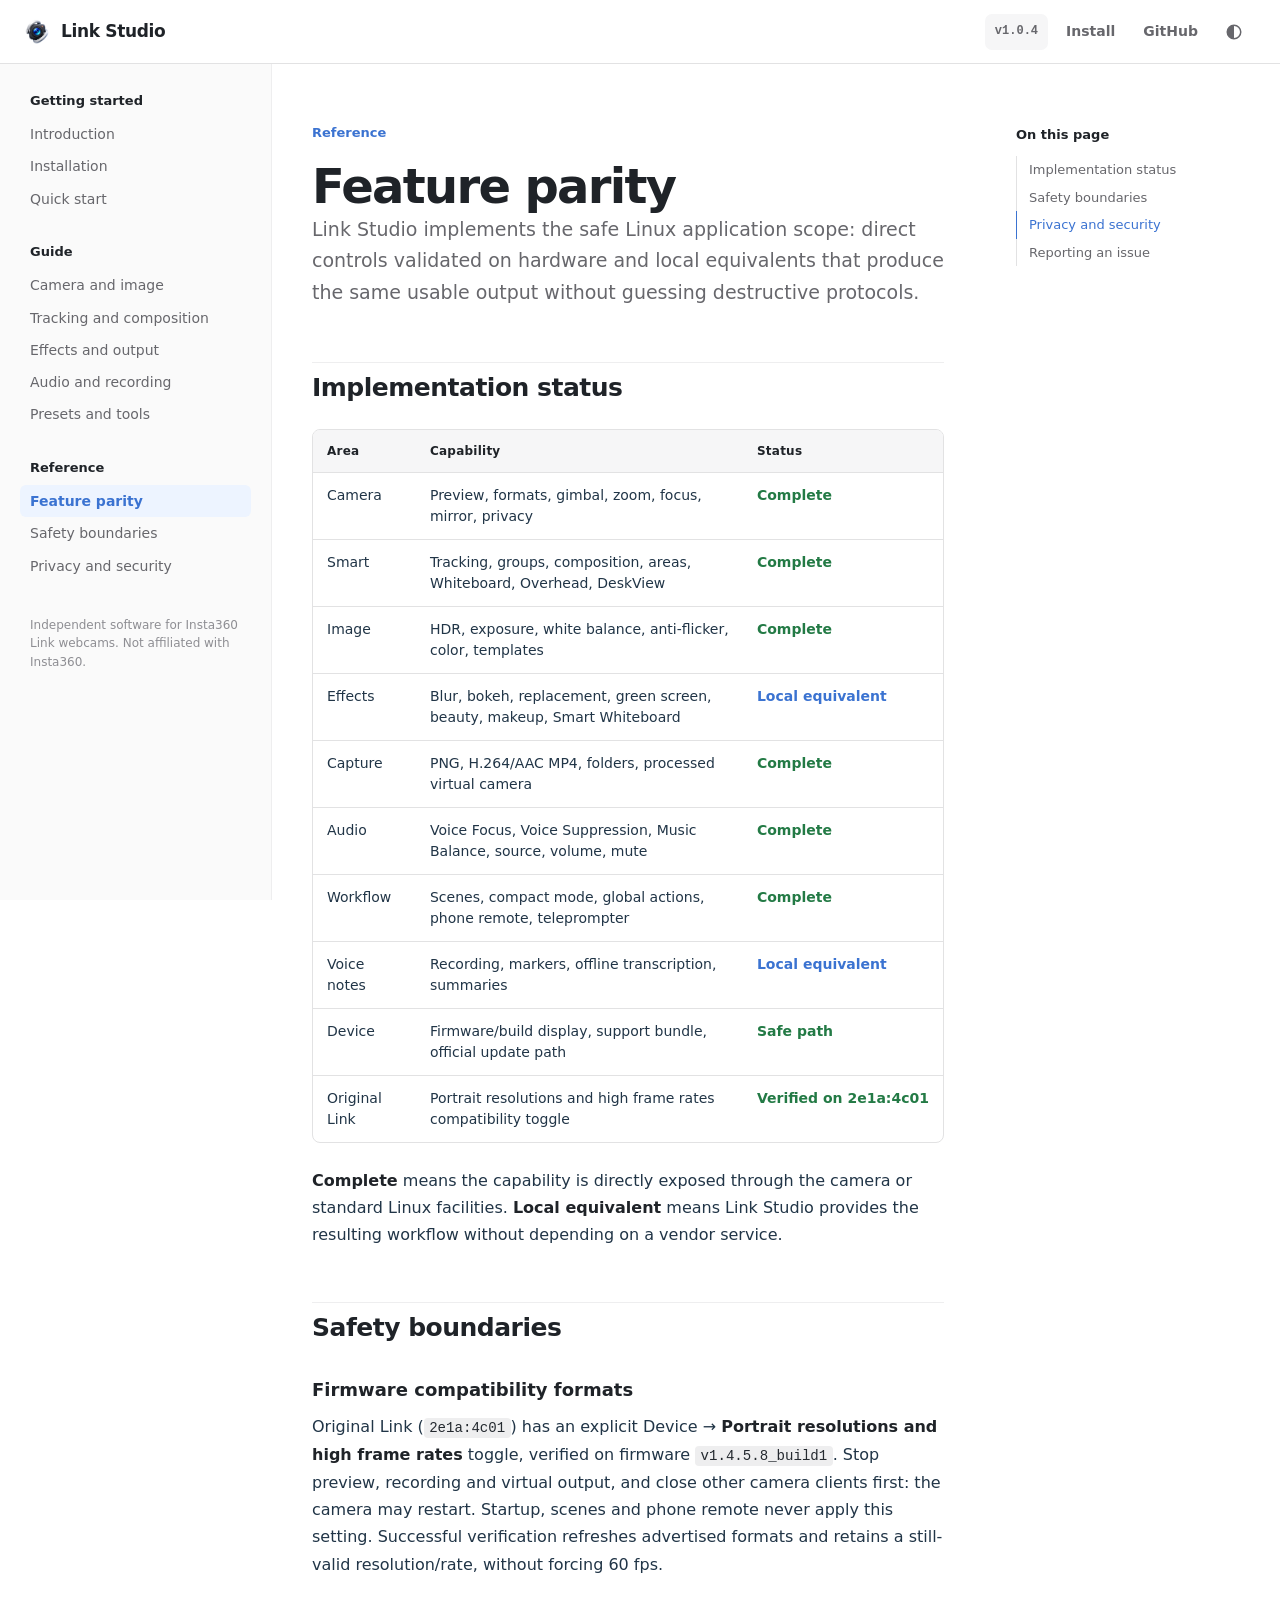
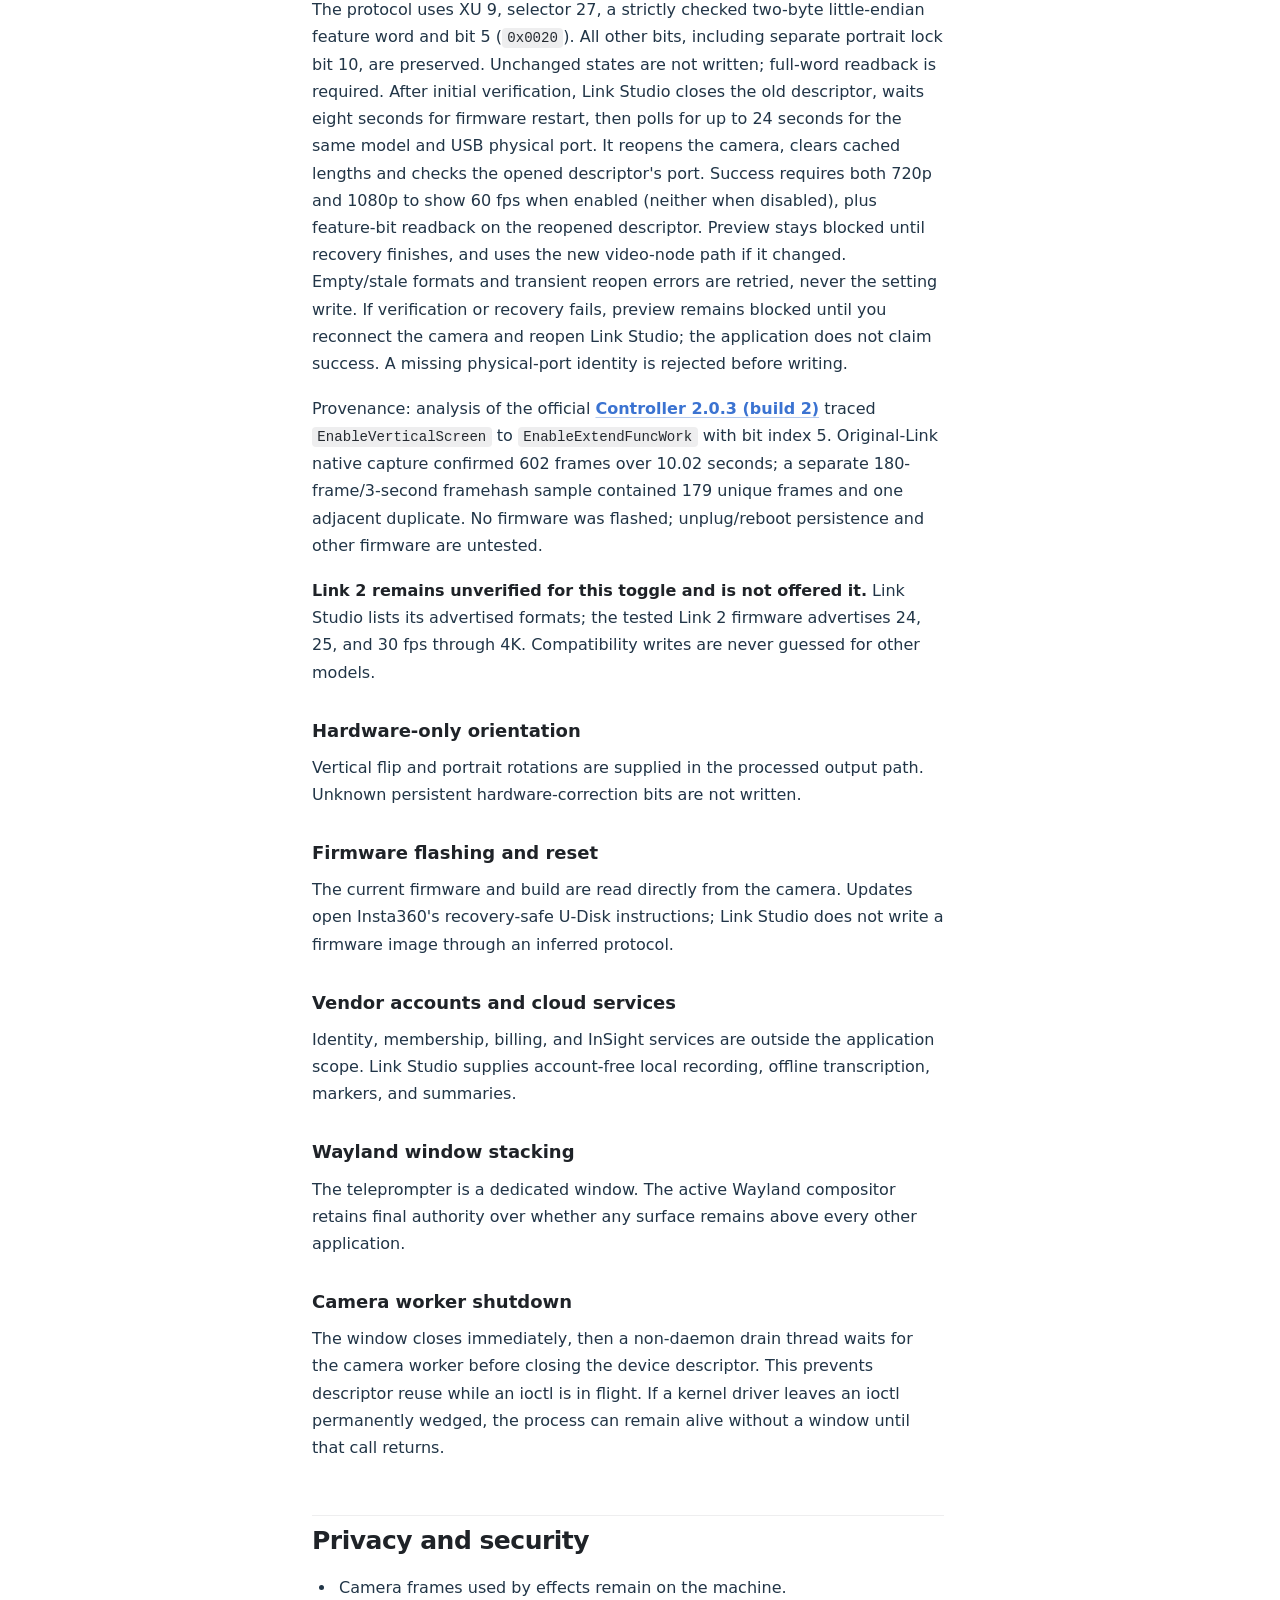
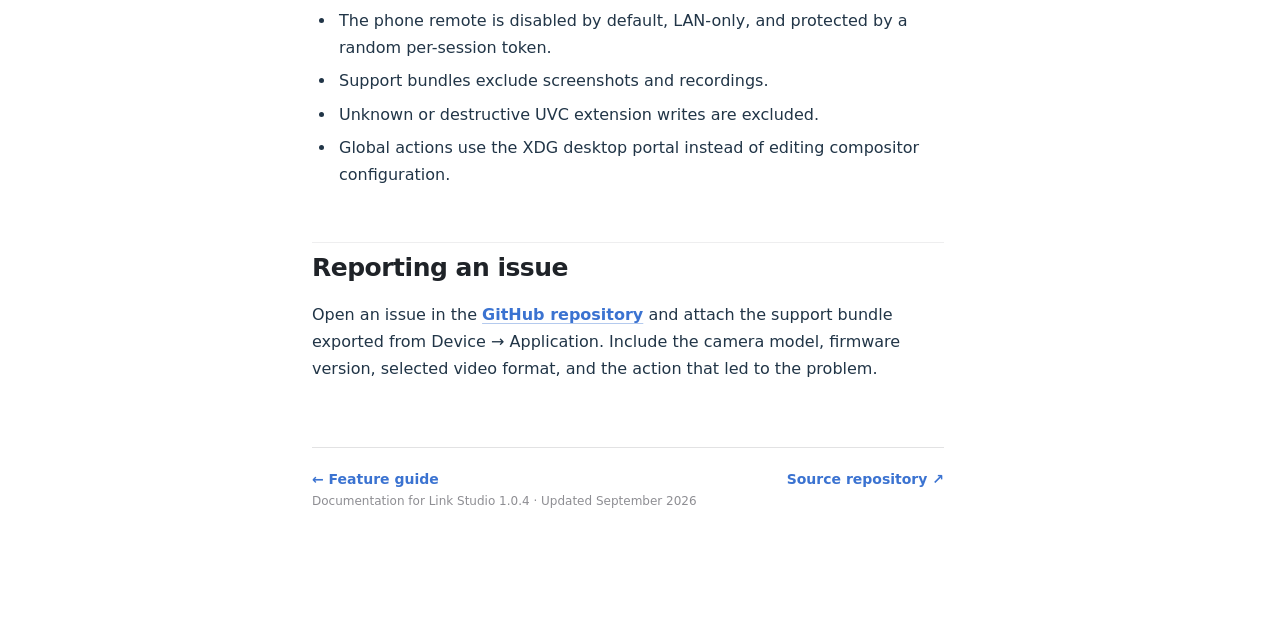
<file: site/docs/parity.html>
<!doctype html>
<html lang="en">
  <head>
    <meta charset="utf-8">
    <meta name="viewport" content="width=device-width, initial-scale=1">
    <meta name="theme-color" content="#ffffff">
    <meta name="description" content="Link Studio feature parity, hardware safety, and privacy reference.">
    <meta property="og:title" content="Feature parity · Link Studio">
    <meta property="og:description" content="Implementation status and safety boundaries for Link Studio on Linux.">
    <meta property="og:type" content="article">
    <meta property="og:url" content="https://jweaver60.github.io/link-studio/docs/parity.html">
    <title>Feature parity · Link Studio</title>
    <link rel="icon" href="../assets/icon.png" type="image/png">
    <link rel="stylesheet" href="../assets/styles.css">
    <script src="../assets/site.js" defer></script>
  </head>
  <body>
    <a class="skip-link" href="#main">Skip to content</a>
    <header class="site-header">
      <a class="header-brand" href="../" aria-label="Link Studio documentation home"><span class="brand-mark" aria-hidden="true"></span><span>Link Studio</span></a>
      <div class="header-content">
        <span class="version-pill">v1.0.4</span>
        <a class="header-link" href="installation.html">Install</a>
        <a class="header-link" href="https://github.com/jweaver60/link-studio">GitHub</a>
        <button class="icon-button" type="button" data-theme-toggle aria-label="Change color theme"><svg viewBox="0 0 24 24" aria-hidden="true"><path d="M12 2a10 10 0 1 0 10 10A10.01 10.01 0 0 0 12 2Zm0 18V4a8 8 0 0 1 0 16Z"/></svg></button>
        <button class="icon-button menu-button" type="button" data-sidebar-toggle aria-label="Open documentation navigation" aria-expanded="false"><svg viewBox="0 0 24 24" aria-hidden="true"><path d="M4 6h16v2H4zm0 5h16v2H4zm0 5h16v2H4z"/></svg></button>
      </div>
    </header>

    <div class="docs-shell">
      <aside class="docs-sidebar" aria-label="Documentation navigation">
        <nav>
          <section class="sidebar-section"><h2>Getting started</h2><a href="../">Introduction</a><a href="installation.html">Installation</a><a href="./">Quick start</a></section>
          <section class="sidebar-section"><h2>Guide</h2><a href="features.html#camera">Camera and image</a><a href="features.html#tracking">Tracking and composition</a><a href="features.html#effects">Effects and output</a><a href="features.html#audio">Audio and recording</a><a href="features.html#workflows">Presets and tools</a></section>
          <section class="sidebar-section"><h2>Reference</h2><a aria-current="page" href="parity.html">Feature parity</a><a href="#boundaries">Safety boundaries</a><a href="#privacy">Privacy and security</a></section>
        </nav>
        <p class="sidebar-meta">Independent software for Insta360 Link webcams. Not affiliated with Insta360.</p>
      </aside>
      <button class="sidebar-backdrop" type="button" aria-label="Close documentation navigation"></button>

      <main class="docs-stage" id="main">
        <div class="docs-grid">
          <article class="docs-content">
            <p class="page-label">Reference</p>
            <h1>Feature parity</h1>
            <p class="page-description">Link Studio implements the safe Linux application scope: direct controls validated on hardware and local equivalents that produce the same usable output without guessing destructive protocols.</p>

            <h2 id="status">Implementation status</h2>
            <div class="table-wrap">
              <table>
                <thead><tr><th>Area</th><th>Capability</th><th>Status</th></tr></thead>
                <tbody>
                  <tr><td>Camera</td><td>Preview, formats, gimbal, zoom, focus, mirror, privacy</td><td class="status-complete">Complete</td></tr>
                  <tr><td>Smart</td><td>Tracking, groups, composition, areas, Whiteboard, Overhead, DeskView</td><td class="status-complete">Complete</td></tr>
                  <tr><td>Image</td><td>HDR, exposure, white balance, anti-flicker, color, templates</td><td class="status-complete">Complete</td></tr>
                  <tr><td>Effects</td><td>Blur, bokeh, replacement, green screen, beauty, makeup, Smart Whiteboard</td><td class="status-local">Local equivalent</td></tr>
                  <tr><td>Capture</td><td>PNG, H.264/AAC MP4, folders, processed virtual camera</td><td class="status-complete">Complete</td></tr>
                  <tr><td>Audio</td><td>Voice Focus, Voice Suppression, Music Balance, source, volume, mute</td><td class="status-complete">Complete</td></tr>
                  <tr><td>Workflow</td><td>Scenes, compact mode, global actions, phone remote, teleprompter</td><td class="status-complete">Complete</td></tr>
                  <tr><td>Voice notes</td><td>Recording, markers, offline transcription, summaries</td><td class="status-local">Local equivalent</td></tr>
                  <tr><td>Device</td><td>Firmware/build display, support bundle, official update path</td><td class="status-complete">Safe path</td></tr>
                  <tr><td>Original Link</td><td>Portrait resolutions and high frame rates compatibility toggle</td><td class="status-complete">Verified on 2e1a:4c01</td></tr>
                </tbody>
              </table>
            </div>
            <p><strong>Complete</strong> means the capability is directly exposed through the camera or standard Linux facilities. <strong>Local equivalent</strong> means Link Studio provides the resulting workflow without depending on a vendor service.</p>

            <h2 id="boundaries">Safety boundaries</h2>
            <h3>Firmware compatibility formats</h3>
            <p>Original Link (<code>2e1a:4c01</code>) has an explicit Device → <strong>Portrait resolutions and high frame rates</strong> toggle, verified on firmware <code>v1.4.5.8_build1</code>. Stop preview, recording and virtual output, and close other camera clients first: the camera may restart. Startup, scenes and phone remote never apply this setting. Successful verification refreshes advertised formats and retains a still-valid resolution/rate, without forcing 60 fps.</p>
            <p>The protocol uses XU 9, selector 27, a strictly checked two-byte little-endian feature word and bit 5 (<code>0x0020</code>). All other bits, including separate portrait lock bit 10, are preserved. Unchanged states are not written; full-word readback is required. After initial verification, Link Studio closes the old descriptor, waits eight seconds for firmware restart, then polls for up to 24 seconds for the same model and USB physical port. It reopens the camera, clears cached lengths and checks the opened descriptor's port. Success requires both 720p and 1080p to show 60 fps when enabled (neither when disabled), plus feature-bit readback on the reopened descriptor. Preview stays blocked until recovery finishes, and uses the new video-node path if it changed. Empty/stale formats and transient reopen errors are retried, never the setting write. If verification or recovery fails, preview remains blocked until you reconnect the camera and reopen Link Studio; the application does not claim success. A missing physical-port identity is rejected before writing.</p>
            <p>Provenance: analysis of the official <a href="https://file.insta360.com/static/cefa516e5f79760119332e093286255e/Insta360LinkController_2.0.3(build2).pkg">Controller 2.0.3 (build 2)</a> traced <code>EnableVerticalScreen</code> to <code>EnableExtendFuncWork</code> with bit index 5. Original-Link native capture confirmed 602 frames over 10.02 seconds; a separate 180-frame/3-second framehash sample contained 179 unique frames and one adjacent duplicate. No firmware was flashed; unplug/reboot persistence and other firmware are untested.</p>
            <p><strong>Link 2 remains unverified for this toggle and is not offered it.</strong> Link Studio lists its advertised formats; the tested Link 2 firmware advertises 24, 25, and 30 fps through 4K. Compatibility writes are never guessed for other models.</p>

            <h3>Hardware-only orientation</h3>
            <p>Vertical flip and portrait rotations are supplied in the processed output path. Unknown persistent hardware-correction bits are not written.</p>

            <h3>Firmware flashing and reset</h3>
            <p>The current firmware and build are read directly from the camera. Updates open Insta360's recovery-safe U-Disk instructions; Link Studio does not write a firmware image through an inferred protocol.</p>

            <h3>Vendor accounts and cloud services</h3>
            <p>Identity, membership, billing, and InSight services are outside the application scope. Link Studio supplies account-free local recording, offline transcription, markers, and summaries.</p>

            <h3>Wayland window stacking</h3>
            <p>The teleprompter is a dedicated window. The active Wayland compositor retains final authority over whether any surface remains above every other application.</p>

            <h3>Camera worker shutdown</h3>
            <p>The window closes immediately, then a non-daemon drain thread waits for the camera worker before closing the device descriptor. This prevents descriptor reuse while an ioctl is in flight. If a kernel driver leaves an ioctl permanently wedged, the process can remain alive without a window until that call returns.</p>

            <h2 id="privacy">Privacy and security</h2>
            <ul>
              <li>Camera frames used by effects remain on the machine.</li>
              <li>The phone remote is disabled by default, LAN-only, and protected by a random per-session token.</li>
              <li>Support bundles exclude screenshots and recordings.</li>
              <li>Unknown or destructive UVC extension writes are excluded.</li>
              <li>Global actions use the XDG desktop portal instead of editing compositor configuration.</li>
            </ul>

            <h2 id="reporting">Reporting an issue</h2>
            <p>Open an issue in the <a href="https://github.com/jweaver60/link-studio/issues">GitHub repository</a> and attach the support bundle exported from Device → Application. Include the camera model, firmware version, selected video format, and the action that led to the problem.</p>

            <nav class="page-nav" aria-label="Previous and next pages"><a href="features.html">← Feature guide</a><a href="https://github.com/jweaver60/link-studio">Source repository ↗</a></nav>
            <p class="page-footer">Documentation for Link Studio 1.0.4 · Updated September 2026</p>
          </article>
          <aside class="page-toc" aria-label="On this page"><h2>On this page</h2><a href="#status">Implementation status</a><a href="#boundaries">Safety boundaries</a><a href="#privacy">Privacy and security</a><a href="#reporting">Reporting an issue</a></aside>
        </div>
      </main>
    </div>
  </body>
</html>
</file>
<file: site/assets/styles.css>
:root {
  color-scheme: light;
  --bg: #ffffff;
  --header: rgba(255, 255, 255, 0.9);
  --sidebar: #fafafa;
  --surface: #f6f6f7;
  --surface-strong: #eeeeef;
  --border: #e2e2e3;
  --border-soft: #eeeeef;
  --text: #213547;
  --heading: #1f2328;
  --muted: #67676c;
  --muted-2: #8e8e93;
  --accent: #3b73d1;
  --accent-hover: #285daf;
  --accent-soft: #edf4ff;
  --accent-border: #c9dcfb;
  --code-bg: #f6f8fa;
  --code-text: #24292f;
  --success: #237a45;
  --warning: #8a5b00;
  --header-height: 64px;
  --sidebar-width: 272px;
  --toc-width: 224px;
  --content-width: 752px;
  --shadow: 0 1px 2px rgba(31, 35, 40, 0.04), 0 8px 24px rgba(66, 74, 83, 0.06);
  font-family: Inter, ui-sans-serif, system-ui, -apple-system, BlinkMacSystemFont, "Segoe UI", sans-serif;
}

:root[data-theme="dark"] {
  color-scheme: dark;
  --bg: #1b1b1f;
  --header: rgba(27, 27, 31, 0.9);
  --sidebar: #17171a;
  --surface: #242428;
  --surface-strong: #2b2b30;
  --border: #34343a;
  --border-soft: #29292e;
  --text: #c9c9d1;
  --heading: #f0f0f2;
  --muted: #a1a1aa;
  --muted-2: #767680;
  --accent: #79a8ff;
  --accent-hover: #9abdff;
  --accent-soft: #202d42;
  --accent-border: #344e74;
  --code-bg: #141417;
  --code-text: #d7dae0;
  --success: #72c68f;
  --warning: #e2b65d;
  --shadow: none;
}

@media (prefers-color-scheme: dark) {
  :root:not([data-theme="light"]) {
    color-scheme: dark;
    --bg: #1b1b1f;
    --header: rgba(27, 27, 31, 0.9);
    --sidebar: #17171a;
    --surface: #242428;
    --surface-strong: #2b2b30;
    --border: #34343a;
    --border-soft: #29292e;
    --text: #c9c9d1;
    --heading: #f0f0f2;
    --muted: #a1a1aa;
    --muted-2: #767680;
    --accent: #79a8ff;
    --accent-hover: #9abdff;
    --accent-soft: #202d42;
    --accent-border: #344e74;
    --code-bg: #141417;
    --code-text: #d7dae0;
    --success: #72c68f;
    --warning: #e2b65d;
    --shadow: none;
  }
}

* { box-sizing: border-box; }
html { scroll-behavior: smooth; scroll-padding-top: calc(var(--header-height) + 24px); }
body { margin: 0; background: var(--bg); color: var(--text); font-size: 16px; line-height: 1.7; }
body.sidebar-open { overflow: hidden; }
a { color: var(--accent); text-decoration: none; }
a:hover { color: var(--accent-hover); }
button, input { font: inherit; }
button, a { -webkit-tap-highlight-color: transparent; }
img { max-width: 100%; }
code, pre { font-family: "SFMono-Regular", Consolas, "Liberation Mono", Menlo, monospace; }

.skip-link {
  position: fixed;
  top: -80px;
  left: 16px;
  z-index: 100;
  padding: 8px 14px;
  border-radius: 7px;
  background: var(--accent);
  color: #fff;
  font-weight: 700;
}
.skip-link:focus { top: 10px; }

.site-header {
  position: fixed;
  inset: 0 0 auto;
  z-index: 50;
  height: var(--header-height);
  display: grid;
  grid-template-columns: var(--sidebar-width) minmax(0, 1fr);
  align-items: center;
  border-bottom: 1px solid var(--border);
  background: var(--header);
  backdrop-filter: blur(14px) saturate(1.4);
}
.header-brand {
  height: 100%;
  display: flex;
  align-items: center;
  gap: 11px;
  padding: 0 24px;
  color: var(--heading);
  font-size: 17px;
  font-weight: 700;
  letter-spacing: -0.02em;
}
.header-brand:hover { color: var(--heading); }
.brand-mark {
  width: 26px;
  height: 26px;
  flex: 0 0 auto;
  background: url("icon.png") center / contain no-repeat;
}
.header-content {
  height: 100%;
  min-width: 0;
  padding: 0 28px;
  display: flex;
  align-items: center;
  justify-content: flex-end;
  gap: 8px;
}
.header-link, .icon-button, .version-pill {
  min-height: 36px;
  display: inline-flex;
  align-items: center;
  justify-content: center;
  border-radius: 7px;
  color: var(--muted);
  font-size: 14px;
  font-weight: 600;
}
.header-link { padding: 0 10px; }
.header-link:hover { background: var(--surface); color: var(--heading); }
.version-pill { padding: 0 10px; background: var(--surface); color: var(--muted); font-family: ui-monospace, monospace; font-size: 12px; }
.icon-button {
  width: 36px;
  padding: 0;
  border: 0;
  background: transparent;
  cursor: pointer;
}
.icon-button:hover { background: var(--surface); color: var(--heading); }
.icon-button svg { width: 18px; height: 18px; fill: currentColor; }
.menu-button { display: none; }

.docs-shell {
  min-height: 100vh;
  padding-top: var(--header-height);
  display: grid;
  grid-template-columns: var(--sidebar-width) minmax(0, 1fr);
}
.docs-sidebar {
  position: fixed;
  z-index: 40;
  top: var(--header-height);
  bottom: 0;
  left: 0;
  width: var(--sidebar-width);
  overflow-y: auto;
  padding: 28px 20px 44px;
  border-right: 1px solid var(--border-soft);
  background: var(--sidebar);
  scrollbar-width: thin;
}
.sidebar-section { margin-bottom: 28px; }
.sidebar-section h2 {
  margin: 0 10px 8px;
  color: var(--heading);
  font-size: 13px;
  line-height: 1.4;
  font-weight: 700;
}
.sidebar-section a {
  display: block;
  padding: 6px 10px;
  border-radius: 6px;
  color: var(--muted);
  font-size: 14px;
  line-height: 1.45;
}
.sidebar-section a:hover { color: var(--heading); background: var(--surface); }
.sidebar-section a[aria-current="page"] { color: var(--accent); background: var(--accent-soft); font-weight: 650; }
.sidebar-meta { margin: 34px 10px 0; color: var(--muted-2); font-size: 12px; line-height: 1.55; }

.sidebar-backdrop { display: none; }
.docs-stage { grid-column: 2; min-width: 0; }
.docs-grid {
  width: min(100%, calc(var(--content-width) + var(--toc-width) + 112px));
  margin: 0 auto;
  padding: 60px 40px 96px;
  display: grid;
  grid-template-columns: minmax(0, var(--content-width)) var(--toc-width);
  gap: 72px;
  justify-content: center;
}
.docs-content { min-width: 0; }
.page-label {
  margin: 0 0 10px;
  color: var(--accent);
  font-size: 13px;
  line-height: 1.4;
  font-weight: 700;
}
.docs-content h1 {
  margin: 0;
  color: var(--heading);
  font-size: clamp(36px, 5vw, 48px);
  line-height: 1.12;
  letter-spacing: -0.035em;
  font-weight: 750;
}
.page-description {
  margin: 18px 0 36px;
  color: var(--muted);
  font-size: 19px;
  line-height: 1.65;
}
.docs-content h2 {
  margin: 54px 0 16px;
  padding-top: 8px;
  border-top: 1px solid var(--border-soft);
  color: var(--heading);
  font-size: 25px;
  line-height: 1.35;
  letter-spacing: -0.02em;
}
.docs-content h3 {
  margin: 32px 0 10px;
  color: var(--heading);
  font-size: 18px;
  line-height: 1.45;
}
.docs-content p { margin: 0 0 18px; }
.docs-content strong { color: var(--heading); }
.docs-content ul, .docs-content ol { margin: 0 0 22px; padding-left: 24px; }
.docs-content li { margin: 6px 0; padding-left: 3px; }
.docs-content a { font-weight: 550; text-decoration: underline; text-decoration-color: color-mix(in srgb, var(--accent) 38%, transparent); text-underline-offset: 3px; }
.docs-content hr { margin: 48px 0; border: 0; border-top: 1px solid var(--border); }

.quick-links {
  display: grid;
  grid-template-columns: repeat(2, minmax(0, 1fr));
  gap: 12px;
  margin: 30px 0;
}
.quick-link {
  min-height: 116px;
  padding: 18px;
  border: 1px solid var(--border);
  border-radius: 10px;
  background: var(--bg);
  box-shadow: var(--shadow);
  text-decoration: none !important;
}
.quick-link:hover { border-color: var(--accent-border); background: var(--accent-soft); }
.quick-link strong { display: block; margin-bottom: 4px; }
.quick-link span { color: var(--muted); font-size: 14px; font-weight: 400; line-height: 1.5; }

.callout {
  margin: 24px 0;
  padding: 18px 20px;
  border: 1px solid var(--accent-border);
  border-radius: 8px;
  background: var(--accent-soft);
}
.callout strong { display: block; margin-bottom: 3px; }
.callout p { margin: 0; color: var(--muted); }
.callout.warning { border-color: color-mix(in srgb, var(--warning) 35%, var(--border)); background: color-mix(in srgb, var(--warning) 8%, var(--bg)); }

.code-block {
  position: relative;
  margin: 18px 0 24px;
  padding: 18px 56px 18px 20px;
  overflow-x: auto;
  border: 1px solid var(--border);
  border-radius: 8px;
  background: var(--code-bg);
  color: var(--code-text);
  font-size: 14px;
  line-height: 1.65;
  white-space: pre;
}
.copy-code {
  position: absolute;
  top: 9px;
  right: 9px;
  min-width: 34px;
  height: 30px;
  padding: 0 8px;
  border: 1px solid var(--border);
  border-radius: 6px;
  background: var(--bg);
  color: var(--muted);
  cursor: pointer;
  font-size: 12px;
}
.copy-code:hover { color: var(--heading); border-color: var(--accent-border); }
.inline-code, .docs-content :not(pre) > code {
  padding: 0.15em 0.38em;
  border-radius: 4px;
  background: var(--surface-strong);
  color: var(--code-text);
  font-size: 0.88em;
}

.reference-grid { display: grid; grid-template-columns: repeat(2, minmax(0, 1fr)); gap: 10px; margin: 22px 0; }
.reference-grid > div { padding: 15px 16px; border: 1px solid var(--border); border-radius: 8px; }
.reference-grid strong, .reference-grid span { display: block; }
.reference-grid span { margin-top: 2px; color: var(--muted); font-size: 14px; line-height: 1.5; }

.table-wrap { margin: 24px 0; overflow-x: auto; border: 1px solid var(--border); border-radius: 8px; }
table { width: 100%; border-collapse: collapse; font-size: 14px; line-height: 1.5; }
th, td { padding: 12px 14px; border-bottom: 1px solid var(--border); text-align: left; vertical-align: top; }
tr:last-child td { border-bottom: 0; }
th { color: var(--heading); background: var(--surface); font-size: 12px; letter-spacing: 0.02em; }
.status-complete { color: var(--success); font-weight: 700; white-space: nowrap; }
.status-local { color: var(--accent); font-weight: 700; white-space: nowrap; }

.page-nav {
  margin-top: 64px;
  padding-top: 20px;
  display: flex;
  justify-content: space-between;
  gap: 14px;
  border-top: 1px solid var(--border);
}
.page-nav a { text-decoration: none; font-size: 14px; }
.page-nav a:last-child { margin-left: auto; text-align: right; }
.page-footer { margin-top: 48px; color: var(--muted-2); font-size: 12px; }

.page-toc { position: sticky; top: calc(var(--header-height) + 36px); align-self: start; }
.page-toc h2 { margin: 0 0 10px; color: var(--heading); font-size: 13px; }
.page-toc a {
  display: block;
  padding: 4px 0 4px 12px;
  border-left: 1px solid var(--border);
  color: var(--muted);
  font-size: 13px;
  line-height: 1.5;
}
.page-toc a:hover, .page-toc a.active { color: var(--accent); border-left-color: var(--accent); }

@media (max-width: 1100px) {
  .docs-grid { grid-template-columns: minmax(0, var(--content-width)); }
  .page-toc { display: none; }
}

@media (max-width: 800px) {
  :root { --header-height: 58px; }
  .site-header { grid-template-columns: 1fr auto; }
  .header-brand { padding: 0 16px; }
  .header-content { padding: 0 12px 0 0; }
  .header-link, .version-pill { display: none; }
  .menu-button { display: inline-flex; }
  .docs-shell { display: block; }
  .docs-stage { width: 100%; }
  .docs-sidebar {
    top: var(--header-height);
    width: min(310px, 86vw);
    transform: translateX(-105%);
    transition: transform 0.2s ease;
    box-shadow: 18px 0 40px rgba(0, 0, 0, 0.15);
  }
  body.sidebar-open .docs-sidebar { transform: translateX(0); }
  .sidebar-backdrop {
    position: fixed;
    z-index: 35;
    inset: var(--header-height) 0 0;
    display: block;
    visibility: hidden;
    opacity: 0;
    border: 0;
    background: rgba(0, 0, 0, 0.35);
    transition: opacity 0.2s ease, visibility 0.2s ease;
  }
  body.sidebar-open .sidebar-backdrop { visibility: visible; opacity: 1; }
  .docs-grid { padding: 42px 24px 72px; }
}

@media (max-width: 560px) {
  .docs-grid { padding-inline: 18px; }
  .docs-content h1 { font-size: 36px; }
  .page-description { font-size: 17px; }
  .quick-links, .reference-grid { grid-template-columns: 1fr; }
  .code-block { margin-inline: -4px; padding-left: 14px; }
  .page-nav { align-items: flex-start; flex-direction: column; }
  .page-nav a:last-child { margin-left: 0; text-align: left; }
}

@media (prefers-reduced-motion: reduce) {
  html { scroll-behavior: auto; }
  *, *::before, *::after { transition-duration: 0.01ms !important; }
}
</file>
